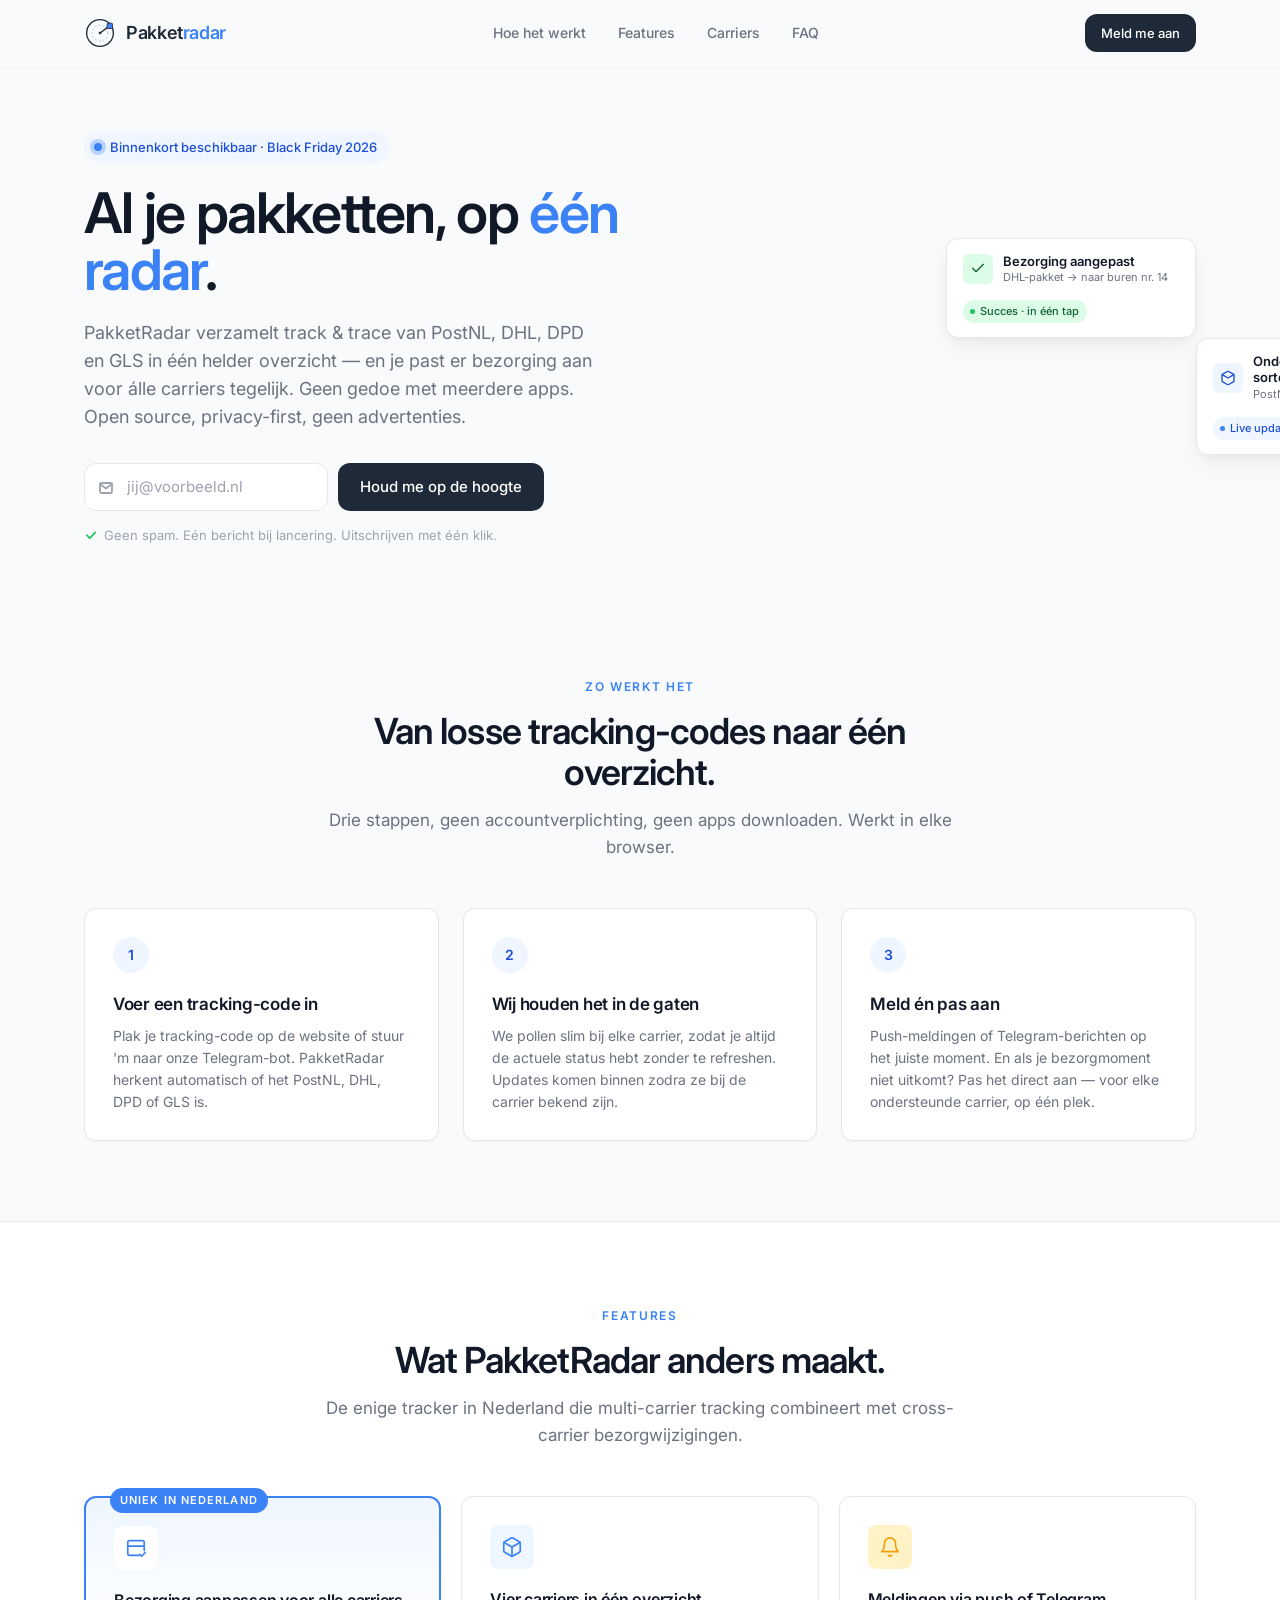
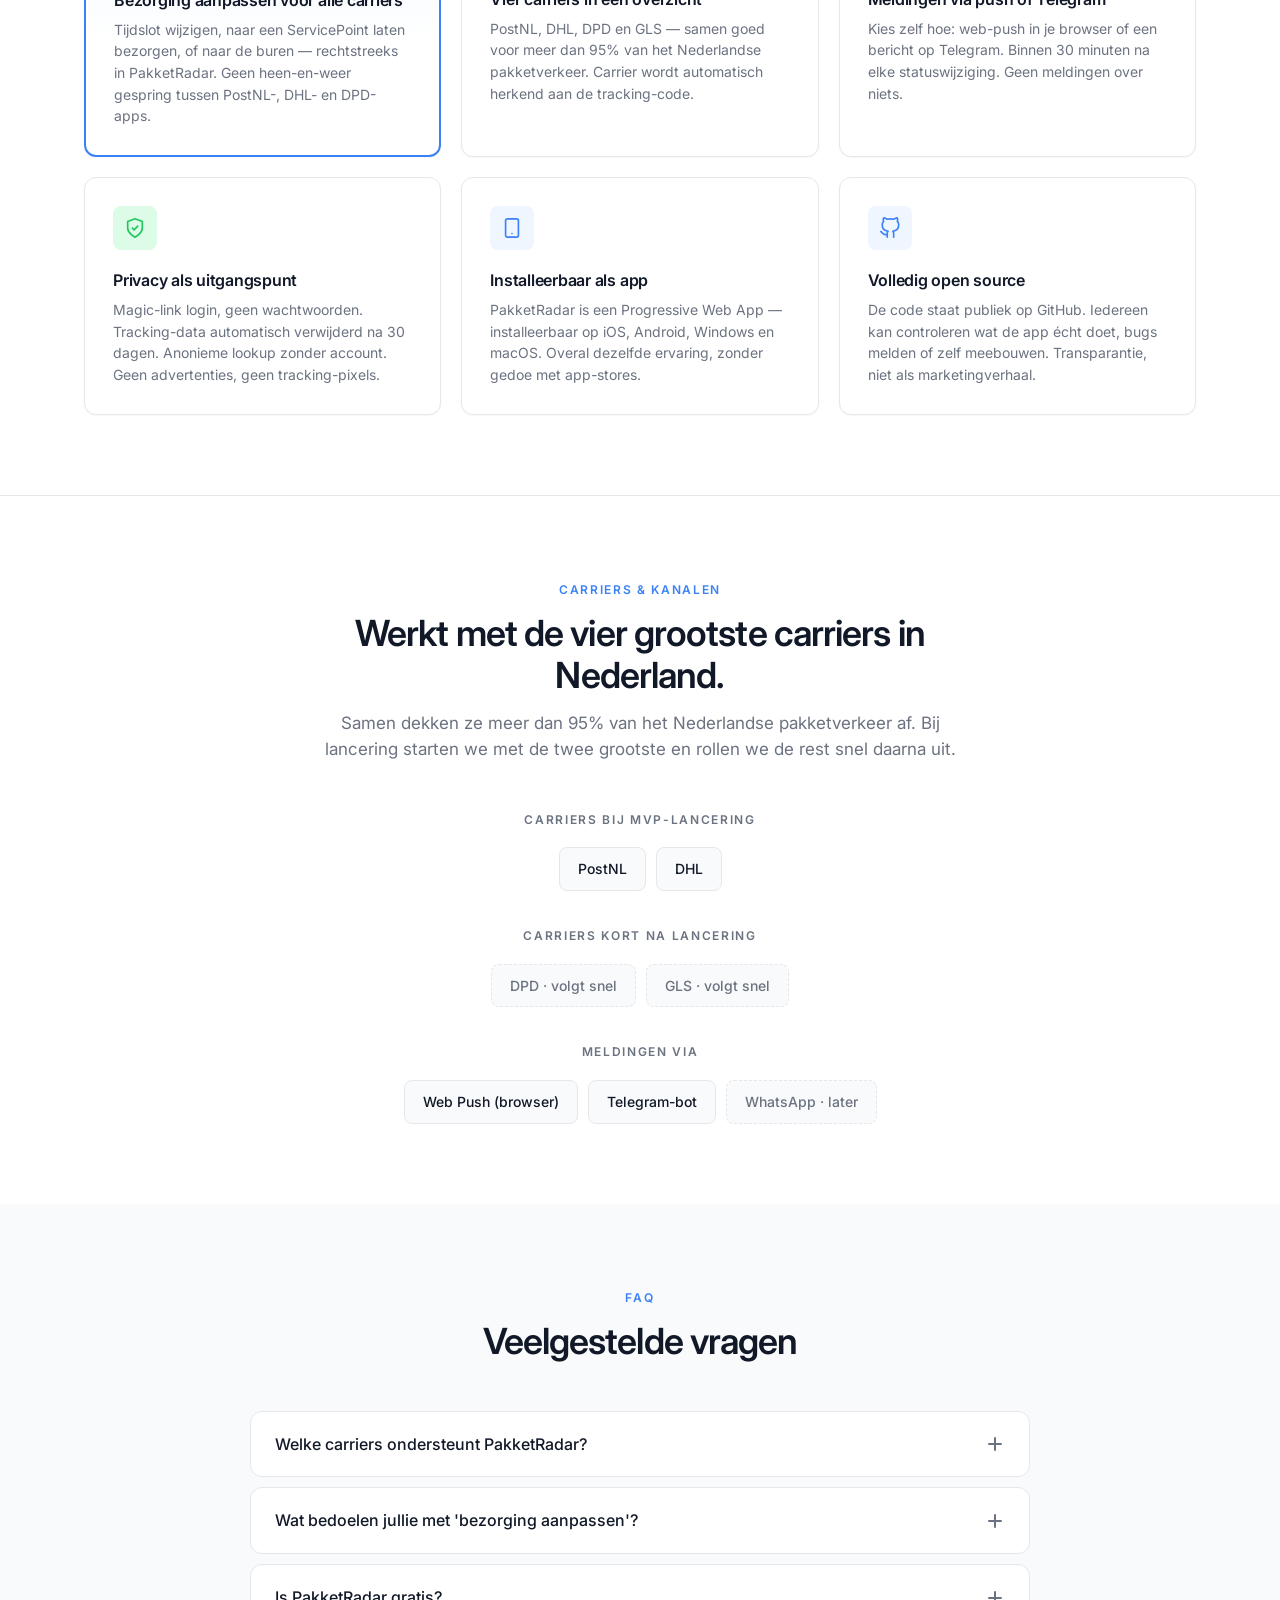
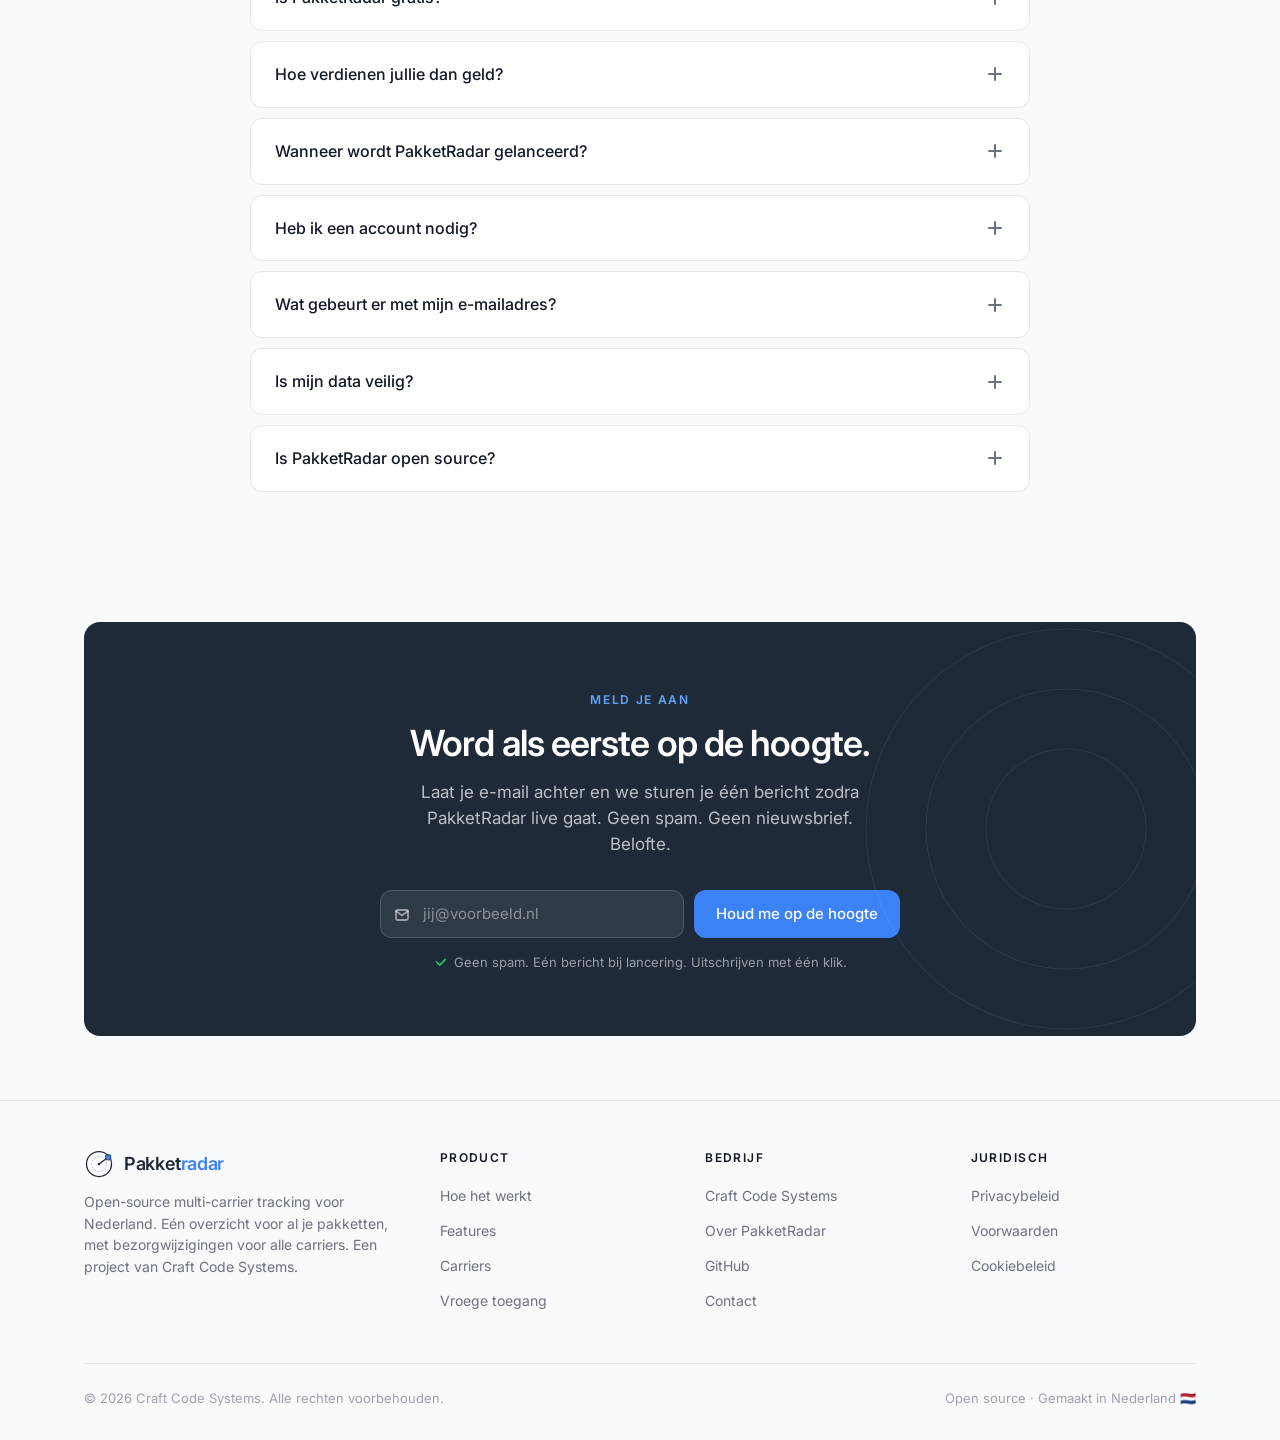
<file: index.html>
<!DOCTYPE html>
<html lang="nl">
<head>
  <meta charset="UTF-8"/>
  <meta name="viewport" content="width=device-width, initial-scale=1.0"/>

  <!-- ===== Primary SEO ===== -->
  <title>PakketRadar — Al je pakketten op één plek | Binnenkort beschikbaar</title>
  <meta name="description" content="PakketRadar verzamelt track &amp; trace van PostNL, DHL, DPD en GLS in één helder overzicht. Pas bezorging aan voor álle carriers, krijg slimme meldingen via push of Telegram, privacy-first. Binnenkort beschikbaar — laat je e-mail achter voor vroege toegang."/>
  <meta name="keywords" content="pakket volgen, track and trace, pakketten volgen, PostNL tracking, DHL tracking, DPD tracking, GLS tracking, multi-carrier, pakket tracker, bezorging aanpassen, bezorgmelding, ServicePoint, open source, Nederland"/>
  <meta name="author" content="PakketRadar"/>
  <meta name="robots" content="index, follow, max-image-preview:large"/>
  <meta name="googlebot" content="index, follow"/>
  <link rel="canonical" href="https://mijnpakketradar.nl/"/>

  <!-- ===== Open Graph ===== -->
  <meta property="og:type" content="website"/>
  <meta property="og:site_name" content="PakketRadar"/>
  <meta property="og:locale" content="nl_NL"/>
  <meta property="og:url" content="https://mijnpakketradar.nl/"/>
  <meta property="og:title" content="PakketRadar — Al je pakketten op één plek"/>
  <meta property="og:description" content="Eén helder overzicht voor PostNL-, DHL-, DPD- en GLS-zendingen. Pas bezorging aan zonder van app te wisselen. Meld je aan voor vroege toegang."/>
  <meta property="og:image" content="https://mijnpakketradar.nl/og-image.png"/>
  <meta property="og:image:width" content="1200"/>
  <meta property="og:image:height" content="630"/>
  <meta property="og:image:alt" content="PakketRadar — Al je pakketten op één radar"/>

  <!-- ===== Twitter Card ===== -->
  <meta name="twitter:card" content="summary_large_image"/>
  <meta name="twitter:title" content="PakketRadar — Al je pakketten op één plek"/>
  <meta name="twitter:description" content="Eén helder overzicht voor PostNL, DHL, DPD en GLS. Bezorging aanpassen voor alle carriers. Binnenkort beschikbaar."/>
  <meta name="twitter:image" content="https://mijnpakketradar.nl/og-image.png"/>

  <!-- ===== Theme & PWA ===== -->
  <meta name="theme-color" content="#1E2A38"/>
  <meta name="application-name" content="PakketRadar"/>
  <meta name="apple-mobile-web-app-title" content="PakketRadar"/>
  <meta name="apple-mobile-web-app-capable" content="yes"/>
  <meta name="apple-mobile-web-app-status-bar-style" content="default"/>
  <link rel="manifest" href="/manifest.json"/>

  <!-- ===== Favicons ===== -->
  <link rel="icon" type="image/svg+xml" href="data:image/svg+xml,%3Csvg xmlns='http://www.w3.org/2000/svg' viewBox='0 0 36 36'%3E%3Ccircle cx='18' cy='18' r='15' fill='none' stroke='%231E2A38' stroke-width='2'/%3E%3Ccircle cx='18' cy='18' r='9' fill='none' stroke='%231E2A38' stroke-width='1' stroke-dasharray='2 2.5' opacity='0.4'/%3E%3Cpath d='M18 18 L29 10' stroke='%231E2A38' stroke-width='2' stroke-linecap='round'/%3E%3Crect x='26' y='7' width='6' height='6' rx='1' fill='%233B82F6' stroke='%231E2A38' stroke-width='1'/%3E%3Ccircle cx='18' cy='18' r='1.5' fill='%231E2A38'/%3E%3C/svg%3E"/>
  <link rel="icon" type="image/png" sizes="32x32" href="/favicon-32x32.png"/>
  <link rel="icon" type="image/png" sizes="16x16" href="/favicon-16x16.png"/>
  <link rel="apple-touch-icon" sizes="180x180" href="/apple-touch-icon.png"/>

  <!-- ===== Fonts (preconnect for speed) ===== -->
  <link rel="preconnect" href="https://fonts.googleapis.com"/>
  <link rel="preconnect" href="https://fonts.gstatic.com" crossorigin/>
  <link href="https://fonts.googleapis.com/css2?family=Inter:wght@400;500;600;700&display=swap" rel="stylesheet"/>

  <!-- ===== Structured Data: Organization ===== -->
  <script type="application/ld+json">
  {
    "@context": "https://schema.org",
    "@type": "Organization",
    "name": "PakketRadar",
    "url": "https://mijnpakketradar.nl",
    "logo": "https://mijnpakketradar.nl/logo.png",
    "description": "Open-source multi-carrier pakketten-tracker voor Nederland. Volg al je zendingen van PostNL, DHL, DPD en GLS in één helder overzicht, en pas bezorging aan zonder van app te wisselen.",
    "foundingDate": "2026",
    "areaServed": {
      "@type": "Country",
      "name": "Nederland"
    },
    "contactPoint": {
      "@type": "ContactPoint",
      "email": "hallo@mijnpakketradar.nl",
      "contactType": "customer support",
      "areaServed": "NL",
      "availableLanguage": ["Dutch", "English"]
    },
    "parentOrganization": {
      "@type": "Organization",
      "name": "Craft Code Systems",
      "url": "https://ccsys.nl"
    }
  }
  </script>

  <!-- ===== Structured Data: WebSite ===== -->
  <script type="application/ld+json">
  {
    "@context": "https://schema.org",
    "@type": "WebSite",
    "name": "PakketRadar",
    "url": "https://mijnpakketradar.nl",
    "inLanguage": "nl-NL",
    "description": "Al je pakketten op één plek. Multi-carrier tracking voor PostNL, DHL, DPD en GLS, met cross-carrier bezorgwijzigingen."
  }
  </script>

  <!-- ===== Structured Data: SoftwareApplication ===== -->
  <script type="application/ld+json">
  {
    "@context": "https://schema.org",
    "@type": "SoftwareApplication",
    "name": "PakketRadar",
    "operatingSystem": "Web, iOS, Android, Windows, macOS",
    "applicationCategory": "UtilitiesApplication",
    "description": "Open-source PWA die track &amp; trace van PostNL, DHL, DPD en GLS verzamelt in één overzicht. Pas bezorging aan voor alle carriers, ontvang meldingen via push of Telegram.",
    "offers": {
      "@type": "Offer",
      "price": "0",
      "priceCurrency": "EUR",
      "availability": "https://schema.org/PreOrder",
      "availabilityStarts": "2026-11-01"
    },
    "inLanguage": "nl-NL",
    "url": "https://mijnpakketradar.nl"
  }
  </script>

  <!-- ===== Structured Data: FAQPage (mirrors visible DOM) ===== -->
  <script type="application/ld+json">
  {
    "@context": "https://schema.org",
    "@type": "FAQPage",
    "mainEntity": [
      {
        "@type": "Question",
        "name": "Welke carriers ondersteunt PakketRadar?",
        "acceptedAnswer": {
          "@type": "Answer",
          "text": "PakketRadar ondersteunt de vier grootste carriers in Nederland: PostNL, DHL, DPD en GLS. Samen goed voor meer dan 95% van het Nederlandse pakketverkeer. Bij lancering starten we met PostNL en DHL; DPD en GLS volgen binnen enkele weken."
        }
      },
      {
        "@type": "Question",
        "name": "Wat bedoelen jullie met 'bezorging aanpassen'?",
        "acceptedAnswer": {
          "@type": "Answer",
          "text": "Je kunt voor DHL-, PostNL- en DPD-zendingen het bezorgmoment wijzigen, laten afleveren bij een ServicePoint, of naar buren laten brengen — rechtstreeks vanuit PakketRadar, zonder van app te wisselen. Voor GLS verwijzen we door naar de aanpasfunctie van de carrier zelf, omdat zij geen externe modificatie-API aanbieden."
        }
      },
      {
        "@type": "Question",
        "name": "Is PakketRadar gratis?",
        "acceptedAnswer": {
          "@type": "Answer",
          "text": "Ja. De consumenten-app is en blijft gratis, zonder advertenties en zonder doorverkoop van persoonsgegevens. Je hebt niet eens een account nodig — een losse tracking-code opzoeken kan anoniem."
        }
      },
      {
        "@type": "Question",
        "name": "Hoe verdienen jullie dan geld?",
        "acceptedAnswer": {
          "@type": "Answer",
          "text": "Uit geanonimiseerde, geaggregeerde bezorgstatistieken per postcode-gebied (PC4) die we verkopen aan webshops — denk aan 'hoe vaak levert carrier X in gebied 4021 de eerste keer succesvol af'. Er worden nooit individuele pakketten, adressen of persoonsgegevens gedeeld. Pas als een gebied minstens 50 pakketten heeft wordt er een datapunt vrijgegeven, met extra ruis erbovenop voor privacybescherming. Dit model heet 'Strava Metro': het gebruiksplatform is gratis, de geaggregeerde inzichten zijn het product."
        }
      },
      {
        "@type": "Question",
        "name": "Wanneer wordt PakketRadar gelanceerd?",
        "acceptedAnswer": {
          "@type": "Answer",
          "text": "We mikken op lancering vóór Black Friday 2026 (eind november). We starten met 100 beta-gebruikers en rollen daarna in fases uit. Laat je e-mailadres achter om als eerste een uitnodiging te ontvangen."
        }
      },
      {
        "@type": "Question",
        "name": "Heb ik een account nodig?",
        "acceptedAnswer": {
          "@type": "Answer",
          "text": "Nee. Een losse tracking-code opzoeken kan zonder account, volledig anoniem. Wil je meerdere pakketten tegelijk volgen of pushmeldingen krijgen? Dan maak je een account aan met alleen je e-mailadres — geen wachtwoord. Inloggen gaat via een magic link in je mail."
        }
      },
      {
        "@type": "Question",
        "name": "Wat gebeurt er met mijn e-mailadres?",
        "acceptedAnswer": {
          "@type": "Answer",
          "text": "We gebruiken je e-mailadres alleen om je bij lancering één keer te berichten. Geen nieuwsbrief, geen marketing, geen doorverkoop aan derden. Je kunt je altijd met één klik uitschrijven."
        }
      },
      {
        "@type": "Question",
        "name": "Is mijn data veilig?",
        "acceptedAnswer": {
          "@type": "Answer",
          "text": "Ja. We slaan zo min mogelijk op. Geen wachtwoorden, alleen magic-link authenticatie. Tracking-data wordt automatisch na 30 dagen verwijderd. Volledige adressen slaan we niet op — alleen het 4-cijferig postcode-gebied, en uitsluitend voor geanonimiseerde statistiek. PakketRadar is open-source, dus iedereen kan de code controleren."
        }
      },
      {
        "@type": "Question",
        "name": "Is PakketRadar open source?",
        "acceptedAnswer": {
          "@type": "Answer",
          "text": "Ja. De volledige broncode wordt gepubliceerd op GitHub onder een open-source licentie. Dat betekent: iedereen kan zien wat de app doet, bugs melden, features voorstellen, of zelf meebouwen. Transparantie is voor ons geen marketing-verhaal, maar een technische beslissing."
        }
      }
    ]
  }
  </script>

  <style>
    :root {
      --pr-primary:        #1E2A38;
      --pr-primary-hover:  #141D26;
      --pr-accent:         #3B82F6;
      --pr-accent-hover:   #2563EB;
      --pr-accent-active:  #1D4ED8;
      --pr-accent-bg:      #EFF6FF;
      --pr-success:        #22C55E;
      --pr-success-bg:     #DCFCE7;
      --pr-success-text:   #166534;
      --pr-warning:        #F59E0B;
      --pr-warning-bg:     #FEF3C7;
      --pr-warning-text:   #92400E;
      --pr-error:          #EF4444;
      --pr-error-bg:       #FEE2E2;
      --pr-bg:             #F9FAFB;
      --pr-card:           #FFFFFF;
      --pr-border:         #E5E7EB;
      --pr-border-subtle:  #F3F4F6;
      --pr-text:           #111827;
      --pr-text-muted:     #6B7280;
      --pr-text-subtle:    #9CA3AF;
      --pr-radius-sm: 8px;
      --pr-radius-md: 12px;
      --pr-radius-lg: 16px;
      --pr-radius-xl: 20px;
      --pr-shadow-sm: 0 1px 2px rgba(16, 24, 40, 0.04);
      --pr-shadow-md: 0 1px 3px rgba(16, 24, 40, 0.06), 0 1px 2px rgba(16, 24, 40, 0.04);
      --pr-shadow-lg: 0 10px 25px -5px rgba(16, 24, 40, 0.08), 0 4px 10px -4px rgba(16, 24, 40, 0.05);
    }

    * { box-sizing: border-box; margin: 0; padding: 0; }
    html { scroll-behavior: smooth; }
    html, body {
      background: var(--pr-bg);
      color: var(--pr-text);
      font-family: 'Inter', system-ui, -apple-system, sans-serif;
      font-size: 16px;
      line-height: 1.55;
      -webkit-font-smoothing: antialiased;
      -moz-osx-font-smoothing: grayscale;
    }
    .tnum { font-variant-numeric: tabular-nums; letter-spacing: 0.01em; }
    a { color: inherit; text-decoration: none; }
    img, svg { display: block; max-width: 100%; }

    .container {
      max-width: 1160px;
      margin: 0 auto;
      padding: 0 24px;
    }

    /* ================ NAV ================ */
    .nav-wrap {
      position: sticky;
      top: 0;
      z-index: 50;
      background: rgba(249, 250, 251, 0.88);
      backdrop-filter: saturate(180%) blur(10px);
      -webkit-backdrop-filter: saturate(180%) blur(10px);
      border-bottom: 1px solid var(--pr-border-subtle);
    }
    .nav {
      display: flex;
      align-items: center;
      justify-content: space-between;
      padding: 14px 0;
    }
    .brand {
      display: flex;
      align-items: center;
      gap: 10px;
      color: var(--pr-primary);
    }
    .wordmark {
      font-size: 18px;
      font-weight: 600;
      letter-spacing: -0.02em;
    }
    .wordmark em { font-style: normal; color: var(--pr-accent); }
    .nav-links { display: flex; gap: 4px; }
    .nav-links a {
      font-size: 14px;
      font-weight: 500;
      color: var(--pr-text-muted);
      padding: 8px 14px;
      border-radius: var(--pr-radius-sm);
      transition: color 0.12s, background 0.12s;
    }
    .nav-links a:hover { color: var(--pr-text); background: var(--pr-card); }

    .btn {
      display: inline-flex;
      align-items: center;
      gap: 8px;
      font-family: inherit;
      font-size: 14px;
      font-weight: 500;
      border: none;
      border-radius: var(--pr-radius-md);
      cursor: pointer;
      transition: background 0.15s, transform 0.08s, box-shadow 0.15s;
      text-decoration: none;
    }
    .btn-primary {
      height: 44px;
      padding: 0 20px;
      background: var(--pr-primary);
      color: #fff;
    }
    .btn-primary:hover { background: var(--pr-primary-hover); }
    .btn-primary:active { transform: translateY(1px); }
    .btn-accent {
      height: 44px;
      padding: 0 22px;
      background: var(--pr-accent);
      color: #fff;
    }
    .btn-accent:hover { background: var(--pr-accent-hover); }
    .btn-sm { height: 38px; padding: 0 16px; font-size: 13px; }

    /* ================ HERO ================ */
    .hero {
      padding: 64px 0 48px;
      position: relative;
      overflow: hidden;
    }
    .hero-grid {
      display: grid;
      grid-template-columns: 1.05fr 1fr;
      gap: 64px;
      align-items: center;
    }
    .hero-text { max-width: 560px; }
    .coming-soon-badge {
      display: inline-flex;
      align-items: center;
      gap: 8px;
      padding: 6px 12px 6px 10px;
      background: var(--pr-accent-bg);
      color: var(--pr-accent-active);
      border-radius: 999px;
      font-size: 13px;
      font-weight: 500;
      margin-bottom: 22px;
    }
    .live-dot {
      width: 8px;
      height: 8px;
      border-radius: 50%;
      background: var(--pr-accent);
      position: relative;
    }
    .live-dot::after {
      content: '';
      position: absolute;
      inset: -4px;
      border-radius: 50%;
      background: var(--pr-accent);
      opacity: 0.3;
      animation: ping 2s ease-out infinite;
    }
    @keyframes ping {
      0% { transform: scale(0.6); opacity: 0.6; }
      100% { transform: scale(2.5); opacity: 0; }
    }

    h1 {
      font-size: clamp(34px, 5.2vw, 56px);
      font-weight: 600;
      letter-spacing: -0.03em;
      line-height: 1.02;
      color: var(--pr-text);
      margin-bottom: 20px;
    }
    h1 em { font-style: normal; color: var(--pr-accent); }

    .hero-sub {
      font-size: 18px;
      line-height: 1.55;
      color: var(--pr-text-muted);
      margin-bottom: 32px;
      max-width: 520px;
    }

    /* ================ EMAIL FORM ================ */
    .email-form {
      display: flex;
      gap: 10px;
      max-width: 460px;
      margin-bottom: 14px;
    }
    .email-form.dark { max-width: 520px; }
    .email-input-wrap { flex: 1; position: relative; }
    .email-input-wrap::before {
      content: '';
      position: absolute;
      left: 14px;
      top: 50%;
      transform: translateY(-50%);
      width: 16px;
      height: 16px;
      background-image: url("data:image/svg+xml,%3Csvg xmlns='http://www.w3.org/2000/svg' width='16' height='16' fill='none' stroke='%239CA3AF' stroke-width='1.8' stroke-linecap='round' stroke-linejoin='round'%3E%3Crect x='2' y='4' width='12' height='10' rx='1.5'/%3E%3Cpath d='m2 5 6 4.5L14 5'/%3E%3C/svg%3E");
      background-repeat: no-repeat;
      pointer-events: none;
    }
    .email-input {
      width: 100%;
      height: 48px;
      padding: 0 16px 0 42px;
      border: 1px solid var(--pr-border);
      border-radius: var(--pr-radius-md);
      background: var(--pr-card);
      font-family: inherit;
      font-size: 15px;
      color: var(--pr-text);
      outline: none;
      transition: border-color 0.15s, box-shadow 0.15s;
    }
    .email-input::placeholder { color: var(--pr-text-subtle); }
    .email-input:focus {
      border-color: var(--pr-accent);
      box-shadow: 0 0 0 3px rgba(59, 130, 246, 0.15);
    }
    .email-submit { height: 48px; font-size: 15px; padding: 0 22px; }
    .honeypot {
      position: absolute;
      left: -9999px;
      width: 1px;
      height: 1px;
      opacity: 0;
      pointer-events: none;
    }

    .trust-line {
      font-size: 13px;
      color: var(--pr-text-subtle);
      display: flex;
      align-items: center;
      gap: 6px;
    }
    .trust-line svg { color: var(--pr-success); flex-shrink: 0; }

    .form-success {
      display: none;
      background: var(--pr-success-bg);
      border: 1px solid #BBF7D0;
      color: var(--pr-success-text);
      padding: 14px 16px;
      border-radius: var(--pr-radius-md);
      font-size: 14px;
      max-width: 460px;
    }
    .form-success.show { display: flex; align-items: center; gap: 10px; }

    /* ================ HERO VISUAL ================ */
    .hero-visual {
      position: relative;
      aspect-ratio: 1 / 1;
      max-width: 520px;
      margin-left: auto;
    }
    .hero-radar {
      position: absolute;
      inset: 0;
      display: flex;
      align-items: center;
      justify-content: center;
    }
    .hero-radar svg { width: 100%; height: 100%; }
    .radar-sweep {
      transform-origin: center;
      animation: sweep 5s linear infinite;
    }
    @keyframes sweep {
      from { transform: rotate(0deg); }
      to { transform: rotate(360deg); }
    }

    .floating-card {
      position: absolute;
      background: var(--pr-card);
      border: 1px solid var(--pr-border);
      border-radius: var(--pr-radius-md);
      padding: 14px 16px;
      box-shadow: var(--pr-shadow-lg);
      width: 260px;
      animation: floaty 6s ease-in-out infinite;
    }
    @keyframes floaty {
      0%, 100% { transform: translateY(0); }
      50% { transform: translateY(-6px); }
    }
    .floating-card.fc-1 { top: 14%; left: -4%; animation-delay: 0s; }
    .floating-card.fc-2 { bottom: 12%; right: -4%; width: 250px; animation-delay: 1.5s; }
    .fc-head {
      display: flex;
      align-items: center;
      gap: 10px;
      margin-bottom: 10px;
    }
    .fc-icon {
      width: 30px;
      height: 30px;
      border-radius: 6px;
      display: flex;
      align-items: center;
      justify-content: center;
      flex-shrink: 0;
    }
    .fc-body { flex: 1; min-width: 0; }
    .fc-title { font-size: 13px; font-weight: 600; color: var(--pr-text); line-height: 1.25; }
    .fc-meta { font-size: 11px; color: var(--pr-text-muted); }
    .fc-badge {
      display: inline-flex;
      align-items: center;
      gap: 5px;
      padding: 3px 8px 3px 7px;
      border-radius: 999px;
      font-size: 11px;
      font-weight: 500;
    }
    .fc-badge-dot { width: 5px; height: 5px; border-radius: 50%; }
    .fc-badge.transit { background: var(--pr-accent-bg); color: var(--pr-accent-active); }
    .fc-badge.transit .fc-badge-dot { background: var(--pr-accent); animation: pulse 1.8s ease-in-out infinite; }
    .fc-badge.updated { background: var(--pr-success-bg); color: var(--pr-success-text); }
    .fc-badge.updated .fc-badge-dot { background: var(--pr-success); }
    @keyframes pulse {
      0%, 100% { opacity: 1; }
      50% { opacity: 0.4; }
    }

    /* ================ SECTION PATTERNS ================ */
    section.block { padding: 80px 0; }
    .section-head {
      text-align: center;
      max-width: 640px;
      margin: 0 auto 48px;
    }
    .section-label {
      display: inline-block;
      font-size: 12px;
      font-weight: 600;
      color: var(--pr-accent);
      text-transform: uppercase;
      letter-spacing: 0.14em;
      margin-bottom: 14px;
    }
    h2 {
      font-size: clamp(26px, 3.5vw, 36px);
      font-weight: 600;
      letter-spacing: -0.025em;
      line-height: 1.15;
      color: var(--pr-text);
      margin-bottom: 14px;
    }
    .section-sub {
      font-size: 17px;
      line-height: 1.55;
      color: var(--pr-text-muted);
    }

    /* ================ HOW IT WORKS ================ */
    .steps {
      display: grid;
      grid-template-columns: repeat(3, 1fr);
      gap: 24px;
    }
    .step-card {
      background: var(--pr-card);
      border: 1px solid var(--pr-border);
      border-radius: var(--pr-radius-md);
      padding: 28px;
      box-shadow: var(--pr-shadow-sm);
    }
    .step-num {
      display: inline-flex;
      align-items: center;
      justify-content: center;
      width: 36px;
      height: 36px;
      border-radius: 50%;
      background: var(--pr-accent-bg);
      color: var(--pr-accent-active);
      font-weight: 600;
      font-size: 14px;
      margin-bottom: 18px;
    }
    .step-title {
      font-size: 17px;
      font-weight: 600;
      letter-spacing: -0.015em;
      margin-bottom: 8px;
    }
    .step-desc {
      font-size: 14px;
      line-height: 1.55;
      color: var(--pr-text-muted);
    }

    /* ================ FEATURES ================ */
    .features {
      display: grid;
      grid-template-columns: repeat(3, 1fr);
      gap: 20px;
    }
    .feature-card {
      padding: 28px;
      background: var(--pr-card);
      border: 1px solid var(--pr-border);
      border-radius: var(--pr-radius-md);
      box-shadow: var(--pr-shadow-sm);
      transition: border-color 0.15s, box-shadow 0.15s;
      position: relative;
    }
    .feature-card:hover {
      border-color: #D1D5DB;
      box-shadow: var(--pr-shadow-md);
    }
    .feature-card.featured {
      border: 2px solid var(--pr-accent);
      background: linear-gradient(180deg, var(--pr-accent-bg) 0%, var(--pr-card) 55%);
    }
    .featured-badge {
      position: absolute;
      top: -10px;
      left: 24px;
      background: var(--pr-accent);
      color: #fff;
      font-size: 11px;
      font-weight: 600;
      text-transform: uppercase;
      letter-spacing: 0.1em;
      padding: 4px 10px;
      border-radius: 999px;
    }
    .feature-icon {
      width: 44px;
      height: 44px;
      border-radius: var(--pr-radius-sm);
      background: var(--pr-accent-bg);
      color: var(--pr-accent);
      display: flex;
      align-items: center;
      justify-content: center;
      margin-bottom: 18px;
    }
    .feature-icon.success { background: var(--pr-success-bg); color: var(--pr-success); }
    .feature-icon.warning { background: var(--pr-warning-bg); color: var(--pr-warning); }
    .feature-icon.white { background: #fff; color: var(--pr-accent); }
    .feature-title {
      font-size: 16px;
      font-weight: 600;
      letter-spacing: -0.015em;
      margin-bottom: 6px;
    }
    .feature-desc {
      font-size: 14px;
      line-height: 1.55;
      color: var(--pr-text-muted);
    }

    /* ================ INTEGRATIONS ================ */
    .integrations { background: var(--pr-card); }
    .integration-group {
      text-align: center;
      margin-bottom: 36px;
    }
    .integration-group:last-child { margin-bottom: 0; }
    .integration-label {
      font-size: 12px;
      font-weight: 600;
      color: var(--pr-text-muted);
      text-transform: uppercase;
      letter-spacing: 0.14em;
      margin-bottom: 18px;
    }
    .integration-row {
      display: flex;
      flex-wrap: wrap;
      gap: 10px;
      justify-content: center;
    }
    .integration-chip {
      padding: 10px 18px;
      background: var(--pr-bg);
      border: 1px solid var(--pr-border);
      border-radius: var(--pr-radius-sm);
      font-size: 14px;
      font-weight: 500;
      color: var(--pr-text);
    }
    .integration-chip.soon {
      color: var(--pr-text-muted);
      border-style: dashed;
    }

    /* ================ FAQ ================ */
    .faq { max-width: 780px; margin: 0 auto; }
    details.faq-item {
      background: var(--pr-card);
      border: 1px solid var(--pr-border);
      border-radius: var(--pr-radius-md);
      margin-bottom: 10px;
      overflow: hidden;
      transition: border-color 0.15s;
    }
    details.faq-item[open] { border-color: #D1D5DB; }
    details.faq-item summary {
      padding: 20px 24px;
      cursor: pointer;
      list-style: none;
      display: flex;
      align-items: center;
      justify-content: space-between;
      gap: 16px;
      font-size: 16px;
      font-weight: 500;
      color: var(--pr-text);
    }
    details.faq-item summary::-webkit-details-marker { display: none; }
    details.faq-item summary::after {
      content: '';
      flex-shrink: 0;
      width: 20px;
      height: 20px;
      background-image: url("data:image/svg+xml,%3Csvg xmlns='http://www.w3.org/2000/svg' width='20' height='20' fill='none' stroke='%236B7280' stroke-width='2' stroke-linecap='round'%3E%3Cpath d='M10 4v12M4 10h12'/%3E%3C/svg%3E");
      background-repeat: no-repeat;
      background-position: center;
      transition: transform 0.2s;
    }
    details.faq-item[open] summary::after {
      background-image: url("data:image/svg+xml,%3Csvg xmlns='http://www.w3.org/2000/svg' width='20' height='20' fill='none' stroke='%236B7280' stroke-width='2' stroke-linecap='round'%3E%3Cpath d='M4 10h12'/%3E%3C/svg%3E");
    }
    details.faq-item .faq-body {
      padding: 0 24px 22px;
      font-size: 15px;
      line-height: 1.6;
      color: var(--pr-text-muted);
    }

    /* ================ DARK CTA ================ */
    .cta-dark {
      background: var(--pr-primary);
      color: #fff;
      border-radius: var(--pr-radius-lg);
      padding: 64px 48px;
      position: relative;
      overflow: hidden;
      text-align: center;
      margin: 40px 0 64px;
    }
    .cta-dark-bg {
      position: absolute;
      right: -80px;
      top: 50%;
      transform: translateY(-50%);
      opacity: 0.08;
      pointer-events: none;
    }
    .cta-dark h2 { color: #fff; max-width: 520px; margin: 0 auto 14px; }
    .cta-dark .section-sub { color: rgba(255, 255, 255, 0.7); max-width: 480px; margin: 0 auto 32px; }
    .cta-dark .email-form { margin: 0 auto 14px; }
    .cta-dark .email-input {
      background: rgba(255, 255, 255, 0.08);
      border-color: rgba(255, 255, 255, 0.16);
      color: #fff;
    }
    .cta-dark .email-input::placeholder { color: rgba(255, 255, 255, 0.45); }
    .cta-dark .email-input:focus {
      border-color: var(--pr-accent);
      background: rgba(255, 255, 255, 0.12);
      box-shadow: 0 0 0 3px rgba(59, 130, 246, 0.3);
    }
    .cta-dark .email-input-wrap::before {
      background-image: url("data:image/svg+xml,%3Csvg xmlns='http://www.w3.org/2000/svg' width='16' height='16' fill='none' stroke='rgba(255,255,255,0.5)' stroke-width='1.8' stroke-linecap='round' stroke-linejoin='round'%3E%3Crect x='2' y='4' width='12' height='10' rx='1.5'/%3E%3Cpath d='m2 5 6 4.5L14 5'/%3E%3C/svg%3E");
    }
    .cta-dark .trust-line { color: rgba(255, 255, 255, 0.55); justify-content: center; }
    .cta-dark .form-success {
      background: rgba(34, 197, 94, 0.15);
      border-color: rgba(34, 197, 94, 0.3);
      color: #86EFAC;
      margin: 0 auto;
    }

    /* ================ FOOTER ================ */
    footer.site-footer {
      background: var(--pr-bg);
      border-top: 1px solid var(--pr-border);
      padding: 48px 0 32px;
    }
    .footer-grid {
      display: grid;
      grid-template-columns: 1.4fr 1fr 1fr 1fr;
      gap: 40px;
      margin-bottom: 40px;
    }
    .footer-brand { max-width: 320px; }
    .footer-brand p {
      font-size: 14px;
      color: var(--pr-text-muted);
      margin-top: 12px;
      line-height: 1.55;
    }
    .footer-col h3 {
      font-size: 12px;
      font-weight: 600;
      color: var(--pr-text);
      text-transform: uppercase;
      letter-spacing: 0.12em;
      margin-bottom: 16px;
    }
    .footer-col ul { list-style: none; }
    .footer-col li { margin-bottom: 10px; }
    .footer-col a {
      font-size: 14px;
      color: var(--pr-text-muted);
      transition: color 0.12s;
    }
    .footer-col a:hover { color: var(--pr-text); }

    .footer-bottom {
      padding-top: 24px;
      border-top: 1px solid var(--pr-border);
      display: flex;
      justify-content: space-between;
      align-items: center;
      font-size: 13px;
      color: var(--pr-text-subtle);
      flex-wrap: wrap;
      gap: 12px;
    }

    /* ================ RESPONSIVE ================ */
    @media (max-width: 900px) {
      .hero-grid { grid-template-columns: 1fr; gap: 48px; }
      .hero-visual { max-width: 380px; margin: 0 auto; }
      .steps, .features { grid-template-columns: 1fr; }
      .footer-grid { grid-template-columns: 1fr 1fr; gap: 32px; }
      .footer-brand { grid-column: 1 / -1; }
      .nav-links { display: none; }
    }
    @media (max-width: 560px) {
      section.block { padding: 56px 0; }
      .hero { padding: 40px 0 32px; }
      .email-form { flex-direction: column; }
      .email-submit { width: 100%; }
      .cta-dark { padding: 44px 24px; }
      .footer-grid { grid-template-columns: 1fr; }
      .floating-card { width: 220px; }
      .floating-card.fc-1 { left: 0; }
      .floating-card.fc-2 { right: 0; width: 220px; }
    }

    @media (prefers-reduced-motion: reduce) {
      *, *::before, *::after {
        animation-duration: 0.01ms !important;
        transition-duration: 0.01ms !important;
      }
      html { scroll-behavior: auto; }
    }

    :focus-visible {
      outline: 2px solid var(--pr-accent);
      outline-offset: 2px;
    }
    button:focus-visible, a:focus-visible { outline-offset: 3px; }
    .email-input:focus-visible { outline: none; }
  </style>
</head>
<body>

<svg width="0" height="0" style="position: absolute;">
  <defs>
    <symbol id="radar-logo" viewBox="0 0 36 36">
      <circle cx="18" cy="18" r="15" fill="none" stroke="currentColor" stroke-width="1.5"/>
      <circle cx="18" cy="18" r="9" fill="none" stroke="currentColor" stroke-width="0.8" stroke-dasharray="2 2.5" opacity="0.4"/>
      <path d="M18 18 L29 10" stroke="currentColor" stroke-width="1.5" stroke-linecap="round"/>
      <rect x="26" y="7" width="6" height="6" rx="1" fill="#3B82F6" stroke="#1E2A38" stroke-width="1"/>
      <circle cx="18" cy="18" r="1.5" fill="currentColor"/>
    </symbol>
  </defs>
</svg>

<!-- ============ NAV ============ -->
<div class="nav-wrap">
  <div class="container">
    <nav class="nav" aria-label="Hoofdnavigatie">
      <a href="#" class="brand" aria-label="PakketRadar — terug naar bovenkant">
        <svg width="32" height="32" aria-hidden="true"><use href="#radar-logo"/></svg>
        <span class="wordmark">Pakket<em>radar</em></span>
      </a>
      <div class="nav-links">
        <a href="#hoe-het-werkt">Hoe het werkt</a>
        <a href="#features">Features</a>
        <a href="#carriers">Carriers</a>
        <a href="#faq">FAQ</a>
      </div>
      <a href="#aanmelden" class="btn btn-primary btn-sm">Meld me aan</a>
    </nav>
  </div>
</div>

<main>

<!-- ============ HERO ============ -->
<section class="hero" aria-labelledby="hero-title">
  <div class="container">
    <div class="hero-grid">

      <div class="hero-text">
        <div class="coming-soon-badge" role="status">
          <span class="live-dot" aria-hidden="true"></span>
          Binnenkort beschikbaar · Black Friday 2026
        </div>

        <h1 id="hero-title">Al je pakketten, op <em>één radar</em>.</h1>

        <p class="hero-sub">
          PakketRadar verzamelt track &amp; trace van PostNL, DHL, DPD en GLS in één helder
          overzicht — en je past er bezorging aan voor álle carriers tegelijk. Geen gedoe met
          meerdere apps. Open source, privacy-first, geen advertenties.
        </p>

        <form class="email-form" id="waitlist-form-hero" action="/api/waitlist" method="POST" novalidate>
          <div class="email-input-wrap">
            <label for="email-hero" class="honeypot">E-mailadres</label>
            <input
              type="email"
              id="email-hero"
              name="email"
              class="email-input"
              placeholder="jij@voorbeeld.nl"
              required
              autocomplete="email"
              aria-label="E-mailadres voor vroege toegang"
            />
          </div>
          <input type="text" name="website" class="honeypot" tabindex="-1" autocomplete="off" aria-hidden="true"/>
          <button type="submit" class="btn btn-primary email-submit">
            Houd me op de hoogte
          </button>
        </form>

        <p class="trust-line">
          <svg width="14" height="14" viewBox="0 0 16 16" fill="none" stroke="currentColor" stroke-width="2" stroke-linecap="round" stroke-linejoin="round" aria-hidden="true">
            <polyline points="3 8 6.5 11.5 13 5"/>
          </svg>
          Geen spam. Eén bericht bij lancering. Uitschrijven met één klik.
        </p>

        <div class="form-success" id="success-hero" role="status" aria-live="polite">
          <svg width="18" height="18" viewBox="0 0 20 20" fill="none" stroke="currentColor" stroke-width="2" stroke-linecap="round" stroke-linejoin="round" aria-hidden="true">
            <polyline points="4 10 8.5 14.5 16 6"/>
          </svg>
          <span>Gelukt! We sturen je een bericht zodra we live gaan.</span>
        </div>
      </div>

      <div class="hero-visual" aria-hidden="true">
        <div class="hero-radar">
          <svg viewBox="0 0 500 500">
            <circle cx="250" cy="250" r="230" fill="none" stroke="#1E2A38" stroke-width="1" opacity="0.12"/>
            <circle cx="250" cy="250" r="170" fill="none" stroke="#1E2A38" stroke-width="1" opacity="0.14"/>
            <circle cx="250" cy="250" r="110" fill="none" stroke="#1E2A38" stroke-width="1" opacity="0.16"/>
            <circle cx="250" cy="250" r="55"  fill="none" stroke="#1E2A38" stroke-width="1" opacity="0.2"/>
            <line x1="20" y1="250" x2="480" y2="250" stroke="#1E2A38" stroke-width="1" opacity="0.08"/>
            <line x1="250" y1="20" x2="250" y2="480" stroke="#1E2A38" stroke-width="1" opacity="0.08"/>

            <g class="radar-sweep" style="transform-origin: 250px 250px;">
              <defs>
                <linearGradient id="sweepGrad" x1="0%" y1="0%" x2="100%" y2="0%">
                  <stop offset="0%" stop-color="#3B82F6" stop-opacity="0"/>
                  <stop offset="100%" stop-color="#3B82F6" stop-opacity="0.35"/>
                </linearGradient>
              </defs>
              <path d="M 250 250 L 250 20 A 230 230 0 0 1 480 250 Z" fill="url(#sweepGrad)"/>
              <line x1="250" y1="250" x2="250" y2="20" stroke="#3B82F6" stroke-width="2"/>
            </g>

            <circle cx="250" cy="250" r="3" fill="#1E2A38"/>
            <rect x="366" y="132" width="10" height="10" rx="1.5" fill="#3B82F6" stroke="#1E2A38" stroke-width="1.5"/>
            <rect x="148" y="320" width="8" height="8" rx="1" fill="none" stroke="#1E2A38" stroke-width="1.2" opacity="0.5"/>
            <rect x="320" y="380" width="8" height="8" rx="1" fill="none" stroke="#1E2A38" stroke-width="1.2" opacity="0.5"/>
            <rect x="98" y="180" width="7" height="7" rx="1" fill="#22C55E" opacity="0.75"/>
          </svg>
        </div>

        <!-- Floating card 1: tracking update -->
        <div class="floating-card fc-1">
          <div class="fc-head">
            <div class="fc-icon" style="background:#EFF6FF;color:#1D4ED8;">
              <svg width="16" height="16" viewBox="0 0 24 24" fill="none" stroke="currentColor" stroke-width="2" stroke-linecap="round" stroke-linejoin="round">
                <path d="M21 8a2 2 0 0 0-1-1.73l-7-4a2 2 0 0 0-2 0l-7 4A2 2 0 0 0 3 8v8a2 2 0 0 0 1 1.73l7 4a2 2 0 0 0 2 0l7-4A2 2 0 0 0 21 16Z"/>
                <path d="m3.3 7 8.7 5 8.7-5"/>
              </svg>
            </div>
            <div class="fc-body">
              <div class="fc-title">Onderweg naar sorteercentrum</div>
              <div class="fc-meta tnum">PostNL · 3SYZXJ0123456789</div>
            </div>
          </div>
          <span class="fc-badge transit">
            <span class="fc-badge-dot"></span>
            Live update · net binnen
          </span>
        </div>

        <!-- Floating card 2: intervention (the killer feature) -->
        <div class="floating-card fc-2">
          <div class="fc-head">
            <div class="fc-icon" style="background:#DCFCE7;color:#166534;">
              <svg width="16" height="16" viewBox="0 0 24 24" fill="none" stroke="currentColor" stroke-width="2" stroke-linecap="round" stroke-linejoin="round">
                <polyline points="4 11 9 16 20 5"/>
              </svg>
            </div>
            <div class="fc-body">
              <div class="fc-title">Bezorging aangepast</div>
              <div class="fc-meta">DHL-pakket → naar buren nr. 14</div>
            </div>
          </div>
          <span class="fc-badge updated">
            <span class="fc-badge-dot"></span>
            Succes · in één tap
          </span>
        </div>
      </div>

    </div>
  </div>
</section>

<!-- ============ HOW IT WORKS ============ -->
<section id="hoe-het-werkt" class="block" aria-labelledby="how-title">
  <div class="container">
    <div class="section-head">
      <span class="section-label">Zo werkt het</span>
      <h2 id="how-title">Van losse tracking-codes naar één overzicht.</h2>
      <p class="section-sub">
        Drie stappen, geen accountverplichting, geen apps downloaden. Werkt in elke browser.
      </p>
    </div>

    <div class="steps">
      <article class="step-card">
        <div class="step-num">1</div>
        <h3 class="step-title">Voer een tracking-code in</h3>
        <p class="step-desc">
          Plak je tracking-code op de website of stuur 'm naar onze Telegram-bot.
          PakketRadar herkent automatisch of het PostNL, DHL, DPD of GLS is.
        </p>
      </article>

      <article class="step-card">
        <div class="step-num">2</div>
        <h3 class="step-title">Wij houden het in de gaten</h3>
        <p class="step-desc">
          We pollen slim bij elke carrier, zodat je altijd de actuele status hebt zonder te
          refreshen. Updates komen binnen zodra ze bij de carrier bekend zijn.
        </p>
      </article>

      <article class="step-card">
        <div class="step-num">3</div>
        <h3 class="step-title">Meld én pas aan</h3>
        <p class="step-desc">
          Push-meldingen of Telegram-berichten op het juiste moment. En als je bezorgmoment
          niet uitkomt? Pas het direct aan — voor elke ondersteunde carrier, op één plek.
        </p>
      </article>
    </div>
  </div>
</section>

<!-- ============ FEATURES ============ -->
<section id="features" class="block" style="background: var(--pr-card); border-top: 1px solid var(--pr-border); border-bottom: 1px solid var(--pr-border);" aria-labelledby="features-title">
  <div class="container">
    <div class="section-head">
      <span class="section-label">Features</span>
      <h2 id="features-title">Wat PakketRadar anders maakt.</h2>
      <p class="section-sub">
        De enige tracker in Nederland die multi-carrier tracking combineert met
        cross-carrier bezorgwijzigingen.
      </p>
    </div>

    <div class="features">

      <article class="feature-card featured">
        <span class="featured-badge">Uniek in Nederland</span>
        <div class="feature-icon white">
          <svg width="22" height="22" viewBox="0 0 24 24" fill="none" stroke="currentColor" stroke-width="1.8" stroke-linecap="round" stroke-linejoin="round" aria-hidden="true">
            <path d="M21 15V6a2 2 0 0 0-2-2H5a2 2 0 0 0-2 2v12a2 2 0 0 0 2 2h10"/>
            <path d="M3 10h18"/>
            <path d="M16 19l2 2 4-4"/>
          </svg>
        </div>
        <h3 class="feature-title">Bezorging aanpassen voor alle carriers</h3>
        <p class="feature-desc">
          Tijdslot wijzigen, naar een ServicePoint laten bezorgen, of naar de buren —
          rechtstreeks in PakketRadar. Geen heen-en-weer gespring tussen PostNL-, DHL- en
          DPD-apps.
        </p>
      </article>

      <article class="feature-card">
        <div class="feature-icon">
          <svg width="22" height="22" viewBox="0 0 24 24" fill="none" stroke="currentColor" stroke-width="1.8" stroke-linecap="round" stroke-linejoin="round" aria-hidden="true">
            <path d="M21 8a2 2 0 0 0-1-1.73l-7-4a2 2 0 0 0-2 0l-7 4A2 2 0 0 0 3 8v8a2 2 0 0 0 1 1.73l7 4a2 2 0 0 0 2 0l7-4A2 2 0 0 0 21 16Z"/>
            <path d="m3.3 7 8.7 5 8.7-5"/>
            <path d="M12 22V12"/>
          </svg>
        </div>
        <h3 class="feature-title">Vier carriers in één overzicht</h3>
        <p class="feature-desc">
          PostNL, DHL, DPD en GLS — samen goed voor meer dan 95% van het Nederlandse
          pakketverkeer. Carrier wordt automatisch herkend aan de tracking-code.
        </p>
      </article>

      <article class="feature-card">
        <div class="feature-icon warning">
          <svg width="22" height="22" viewBox="0 0 24 24" fill="none" stroke="currentColor" stroke-width="1.8" stroke-linecap="round" stroke-linejoin="round" aria-hidden="true">
            <path d="M6 8a6 6 0 0 1 12 0c0 7 3 9 3 9H3s3-2 3-9"/>
            <path d="M10.3 21a1.94 1.94 0 0 0 3.4 0"/>
          </svg>
        </div>
        <h3 class="feature-title">Meldingen via push of Telegram</h3>
        <p class="feature-desc">
          Kies zelf hoe: web-push in je browser of een bericht op Telegram. Binnen 30
          minuten na elke statuswijziging. Geen meldingen over niets.
        </p>
      </article>

      <article class="feature-card">
        <div class="feature-icon success">
          <svg width="22" height="22" viewBox="0 0 24 24" fill="none" stroke="currentColor" stroke-width="1.8" stroke-linecap="round" stroke-linejoin="round" aria-hidden="true">
            <path d="M12 22s8-4 8-10V5l-8-3-8 3v7c0 6 8 10 8 10z"/>
            <polyline points="9 12 11 14 15 10"/>
          </svg>
        </div>
        <h3 class="feature-title">Privacy als uitgangspunt</h3>
        <p class="feature-desc">
          Magic-link login, geen wachtwoorden. Tracking-data automatisch verwijderd na 30
          dagen. Anonieme lookup zonder account. Geen advertenties, geen tracking-pixels.
        </p>
      </article>

      <article class="feature-card">
        <div class="feature-icon">
          <svg width="22" height="22" viewBox="0 0 24 24" fill="none" stroke="currentColor" stroke-width="1.8" stroke-linecap="round" stroke-linejoin="round" aria-hidden="true">
            <rect x="5" y="2" width="14" height="20" rx="2"/>
            <line x1="12" y1="18" x2="12.01" y2="18"/>
          </svg>
        </div>
        <h3 class="feature-title">Installeerbaar als app</h3>
        <p class="feature-desc">
          PakketRadar is een Progressive Web App — installeerbaar op iOS, Android, Windows en
          macOS. Overal dezelfde ervaring, zonder gedoe met app-stores.
        </p>
      </article>

      <article class="feature-card">
        <div class="feature-icon">
          <svg width="22" height="22" viewBox="0 0 24 24" fill="none" stroke="currentColor" stroke-width="1.8" stroke-linecap="round" stroke-linejoin="round" aria-hidden="true">
            <path d="M9 19c-5 1.5-5-2.5-7-3m14 6v-3.87a3.37 3.37 0 0 0-.94-2.61c3.14-.35 6.44-1.54 6.44-7A5.44 5.44 0 0 0 20 4.77 5.07 5.07 0 0 0 19.91 1S18.73.65 16 2.48a13.38 13.38 0 0 0-7 0C6.27.65 5.09 1 5.09 1A5.07 5.07 0 0 0 5 4.77a5.44 5.44 0 0 0-1.5 3.78c0 5.42 3.3 6.61 6.44 7A3.37 3.37 0 0 0 9 18.13V22"/>
          </svg>
        </div>
        <h3 class="feature-title">Volledig open source</h3>
        <p class="feature-desc">
          De code staat publiek op GitHub. Iedereen kan controleren wat de app écht doet,
          bugs melden of zelf meebouwen. Transparantie, niet als marketingverhaal.
        </p>
      </article>

    </div>
  </div>
</section>

<!-- ============ CARRIERS & NOTIFICATIONS ============ -->
<section id="carriers" class="block integrations" aria-labelledby="car-title">
  <div class="container">
    <div class="section-head">
      <span class="section-label">Carriers &amp; kanalen</span>
      <h2 id="car-title">Werkt met de vier grootste carriers in Nederland.</h2>
      <p class="section-sub">
        Samen dekken ze meer dan 95% van het Nederlandse pakketverkeer af. Bij lancering
        starten we met de twee grootste en rollen we de rest snel daarna uit.
      </p>
    </div>

    <div class="integration-group">
      <div class="integration-label">Carriers bij MVP-lancering</div>
      <div class="integration-row">
        <span class="integration-chip">PostNL</span>
        <span class="integration-chip">DHL</span>
      </div>
    </div>

    <div class="integration-group">
      <div class="integration-label">Carriers kort na lancering</div>
      <div class="integration-row">
        <span class="integration-chip soon">DPD · volgt snel</span>
        <span class="integration-chip soon">GLS · volgt snel</span>
      </div>
    </div>

    <div class="integration-group">
      <div class="integration-label">Meldingen via</div>
      <div class="integration-row">
        <span class="integration-chip">Web Push (browser)</span>
        <span class="integration-chip">Telegram-bot</span>
        <span class="integration-chip soon">WhatsApp · later</span>
      </div>
    </div>
  </div>
</section>

<!-- ============ FAQ ============ -->
<section id="faq" class="block" aria-labelledby="faq-title">
  <div class="container">
    <div class="section-head">
      <span class="section-label">FAQ</span>
      <h2 id="faq-title">Veelgestelde vragen</h2>
    </div>

    <div class="faq">
      <details class="faq-item">
        <summary>Welke carriers ondersteunt PakketRadar?</summary>
        <div class="faq-body">
          PakketRadar ondersteunt de vier grootste carriers in Nederland: PostNL, DHL, DPD en
          GLS. Samen goed voor meer dan 95% van het Nederlandse pakketverkeer. Bij lancering
          starten we met PostNL en DHL; DPD en GLS volgen binnen enkele weken.
        </div>
      </details>

      <details class="faq-item">
        <summary>Wat bedoelen jullie met 'bezorging aanpassen'?</summary>
        <div class="faq-body">
          Je kunt voor DHL-, PostNL- en DPD-zendingen het bezorgmoment wijzigen, laten
          afleveren bij een ServicePoint, of naar buren laten brengen — rechtstreeks vanuit
          PakketRadar, zonder van app te wisselen. Voor GLS verwijzen we door naar de
          aanpasfunctie van de carrier zelf, omdat zij geen externe modificatie-API
          aanbieden.
        </div>
      </details>

      <details class="faq-item">
        <summary>Is PakketRadar gratis?</summary>
        <div class="faq-body">
          Ja. De consumenten-app is en blijft gratis, zonder advertenties en zonder
          doorverkoop van persoonsgegevens. Je hebt niet eens een account nodig — een losse
          tracking-code opzoeken kan anoniem.
        </div>
      </details>

      <details class="faq-item">
        <summary>Hoe verdienen jullie dan geld?</summary>
        <div class="faq-body">
          Uit geanonimiseerde, geaggregeerde bezorgstatistieken per postcode-gebied (PC4)
          die we verkopen aan webshops — denk aan "hoe vaak levert carrier X in gebied 4021
          de eerste keer succesvol af". Er worden nooit individuele pakketten, adressen of
          persoonsgegevens gedeeld. Pas als een gebied minstens 50 pakketten heeft wordt er
          een datapunt vrijgegeven, met extra ruis erbovenop voor privacybescherming. Dit
          model heet "Strava Metro": het gebruiksplatform is gratis, de geaggregeerde
          inzichten zijn het product.
        </div>
      </details>

      <details class="faq-item">
        <summary>Wanneer wordt PakketRadar gelanceerd?</summary>
        <div class="faq-body">
          We mikken op lancering vóór Black Friday 2026 (eind november). We starten met 100
          beta-gebruikers en rollen daarna in fases uit. Laat je e-mailadres achter om als
          eerste een uitnodiging te ontvangen.
        </div>
      </details>

      <details class="faq-item">
        <summary>Heb ik een account nodig?</summary>
        <div class="faq-body">
          Nee. Een losse tracking-code opzoeken kan zonder account, volledig anoniem. Wil je
          meerdere pakketten tegelijk volgen of pushmeldingen krijgen? Dan maak je een
          account aan met alleen je e-mailadres — geen wachtwoord. Inloggen gaat via een
          magic link in je mail.
        </div>
      </details>

      <details class="faq-item">
        <summary>Wat gebeurt er met mijn e-mailadres?</summary>
        <div class="faq-body">
          We gebruiken je e-mailadres alleen om je bij lancering één keer te berichten. Geen
          nieuwsbrief, geen marketing, geen doorverkoop aan derden. Je kunt je altijd met
          één klik uitschrijven.
        </div>
      </details>

      <details class="faq-item">
        <summary>Is mijn data veilig?</summary>
        <div class="faq-body">
          Ja. We slaan zo min mogelijk op. Geen wachtwoorden, alleen magic-link
          authenticatie. Tracking-data wordt automatisch na 30 dagen verwijderd. Volledige
          adressen slaan we niet op — alleen het 4-cijferig postcode-gebied, en uitsluitend
          voor geanonimiseerde statistiek. PakketRadar is open-source, dus iedereen kan de
          code controleren.
        </div>
      </details>

      <details class="faq-item">
        <summary>Is PakketRadar open source?</summary>
        <div class="faq-body">
          Ja. De volledige broncode wordt gepubliceerd op GitHub onder een open-source
          licentie. Dat betekent: iedereen kan zien wat de app doet, bugs melden, features
          voorstellen, of zelf meebouwen. Transparantie is voor ons geen marketing-verhaal,
          maar een technische beslissing.
        </div>
      </details>
    </div>
  </div>
</section>

<!-- ============ FINAL DARK CTA ============ -->
<section id="aanmelden" aria-labelledby="cta-title">
  <div class="container">
    <div class="cta-dark">
      <div class="cta-dark-bg">
        <svg width="420" height="420" viewBox="0 0 420 420" aria-hidden="true">
          <circle cx="210" cy="210" r="200" fill="none" stroke="#fff" stroke-width="1"/>
          <circle cx="210" cy="210" r="140" fill="none" stroke="#fff" stroke-width="1"/>
          <circle cx="210" cy="210" r="80"  fill="none" stroke="#fff" stroke-width="1"/>
        </svg>
      </div>

      <span class="section-label" style="color: #60A5FA;">Meld je aan</span>
      <h2 id="cta-title">Word als eerste op de hoogte.</h2>
      <p class="section-sub">
        Laat je e-mail achter en we sturen je één bericht zodra PakketRadar live gaat.
        Geen spam. Geen nieuwsbrief. Belofte.
      </p>

      <form class="email-form dark" id="waitlist-form-cta" action="/api/waitlist" method="POST" novalidate>
        <div class="email-input-wrap">
          <label for="email-cta" class="honeypot">E-mailadres</label>
          <input
            type="email"
            id="email-cta"
            name="email"
            class="email-input"
            placeholder="jij@voorbeeld.nl"
            required
            autocomplete="email"
            aria-label="E-mailadres voor vroege toegang"
          />
        </div>
        <input type="text" name="website" class="honeypot" tabindex="-1" autocomplete="off" aria-hidden="true"/>
        <button type="submit" class="btn btn-accent email-submit">Houd me op de hoogte</button>
      </form>

      <p class="trust-line" style="justify-content: center;">
        <svg width="14" height="14" viewBox="0 0 16 16" fill="none" stroke="currentColor" stroke-width="2" stroke-linecap="round" stroke-linejoin="round" aria-hidden="true">
          <polyline points="3 8 6.5 11.5 13 5"/>
        </svg>
        Geen spam. Eén bericht bij lancering. Uitschrijven met één klik.
      </p>

      <div class="form-success" id="success-cta" role="status" aria-live="polite">
        <svg width="18" height="18" viewBox="0 0 20 20" fill="none" stroke="currentColor" stroke-width="2" stroke-linecap="round" stroke-linejoin="round" aria-hidden="true">
          <polyline points="4 10 8.5 14.5 16 6"/>
        </svg>
        <span>Gelukt! We sturen je een bericht zodra we live gaan.</span>
      </div>
    </div>
  </div>
</section>

</main>

<!-- ============ FOOTER ============ -->
<footer class="site-footer">
  <div class="container">
    <div class="footer-grid">
      <div class="footer-brand">
        <div class="brand">
          <svg width="30" height="30" aria-hidden="true"><use href="#radar-logo"/></svg>
          <span class="wordmark">Pakket<em>radar</em></span>
        </div>
        <p>Open-source multi-carrier tracking voor Nederland. Eén overzicht voor al je pakketten, met bezorgwijzigingen voor alle carriers. Een project van Craft Code Systems.</p>
      </div>

      <div class="footer-col">
        <h3>Product</h3>
        <ul>
          <li><a href="#hoe-het-werkt">Hoe het werkt</a></li>
          <li><a href="#features">Features</a></li>
          <li><a href="#carriers">Carriers</a></li>
          <li><a href="#aanmelden">Vroege toegang</a></li>
        </ul>
      </div>

      <div class="footer-col">
        <h3>Bedrijf</h3>
        <ul>
          <li><a href="https://ccsys.nl" rel="noopener">Craft Code Systems</a></li>
          <li><a href="/over">Over PakketRadar</a></li>
          <li><a href="https://github.com/Craft-Code-Systems/PakketRadar" rel="noopener">GitHub</a></li>
          <li><a href="/contact">Contact</a></li>
        </ul>
      </div>

      <div class="footer-col">
        <h3>Juridisch</h3>
        <ul>
          <li><a href="/privacy">Privacybeleid</a></li>
          <li><a href="/voorwaarden">Voorwaarden</a></li>
          <li><a href="/cookies">Cookiebeleid</a></li>
        </ul>
      </div>
    </div>

    <div class="footer-bottom">
      <div>© 2026 Craft Code Systems. Alle rechten voorbehouden.</div>
      <div>Open source · Gemaakt in Nederland 🇳🇱</div>
    </div>
  </div>
</footer>

<script>
  (function () {
    const forms = document.querySelectorAll('form.email-form');

    forms.forEach(function (form) {
      form.addEventListener('submit', async function (e) {
        e.preventDefault();

        const email = form.querySelector('input[type="email"]').value.trim();
        const honeypot = form.querySelector('input[name="website"]').value;
        const btn = form.querySelector('button[type="submit"]');
        const successEl = form.parentNode.querySelector('.form-success');

        if (honeypot) return; // silent spam discard

        if (!/^[^\s@]+@[^\s@]+\.[^\s@]+$/.test(email)) {
          const input = form.querySelector('input[type="email"]');
          input.focus();
          input.style.borderColor = 'var(--pr-error)';
          setTimeout(function () { input.style.borderColor = ''; }, 2500);
          return;
        }

        const originalText = btn.textContent;
        btn.textContent = 'Bezig...';
        btn.disabled = true;

        try {
          await new Promise(function (resolve) { return setTimeout(resolve, 700); });

          // Uncomment when backend is live:
          // const res = await fetch(form.action, {
          //   method: 'POST',
          //   headers: { 'Content-Type': 'application/json' },
          //   body: JSON.stringify({ email: email })
          // });
          // if (!res.ok) throw new Error('Netwerkfout');

          form.style.display = 'none';
          if (successEl) successEl.classList.add('show');
        } catch (err) {
          btn.textContent = originalText;
          btn.disabled = false;
          alert('Er ging iets mis. Probeer het over een moment opnieuw.');
        }
      });
    });
  })();
</script>

</body>
</html>
</file>
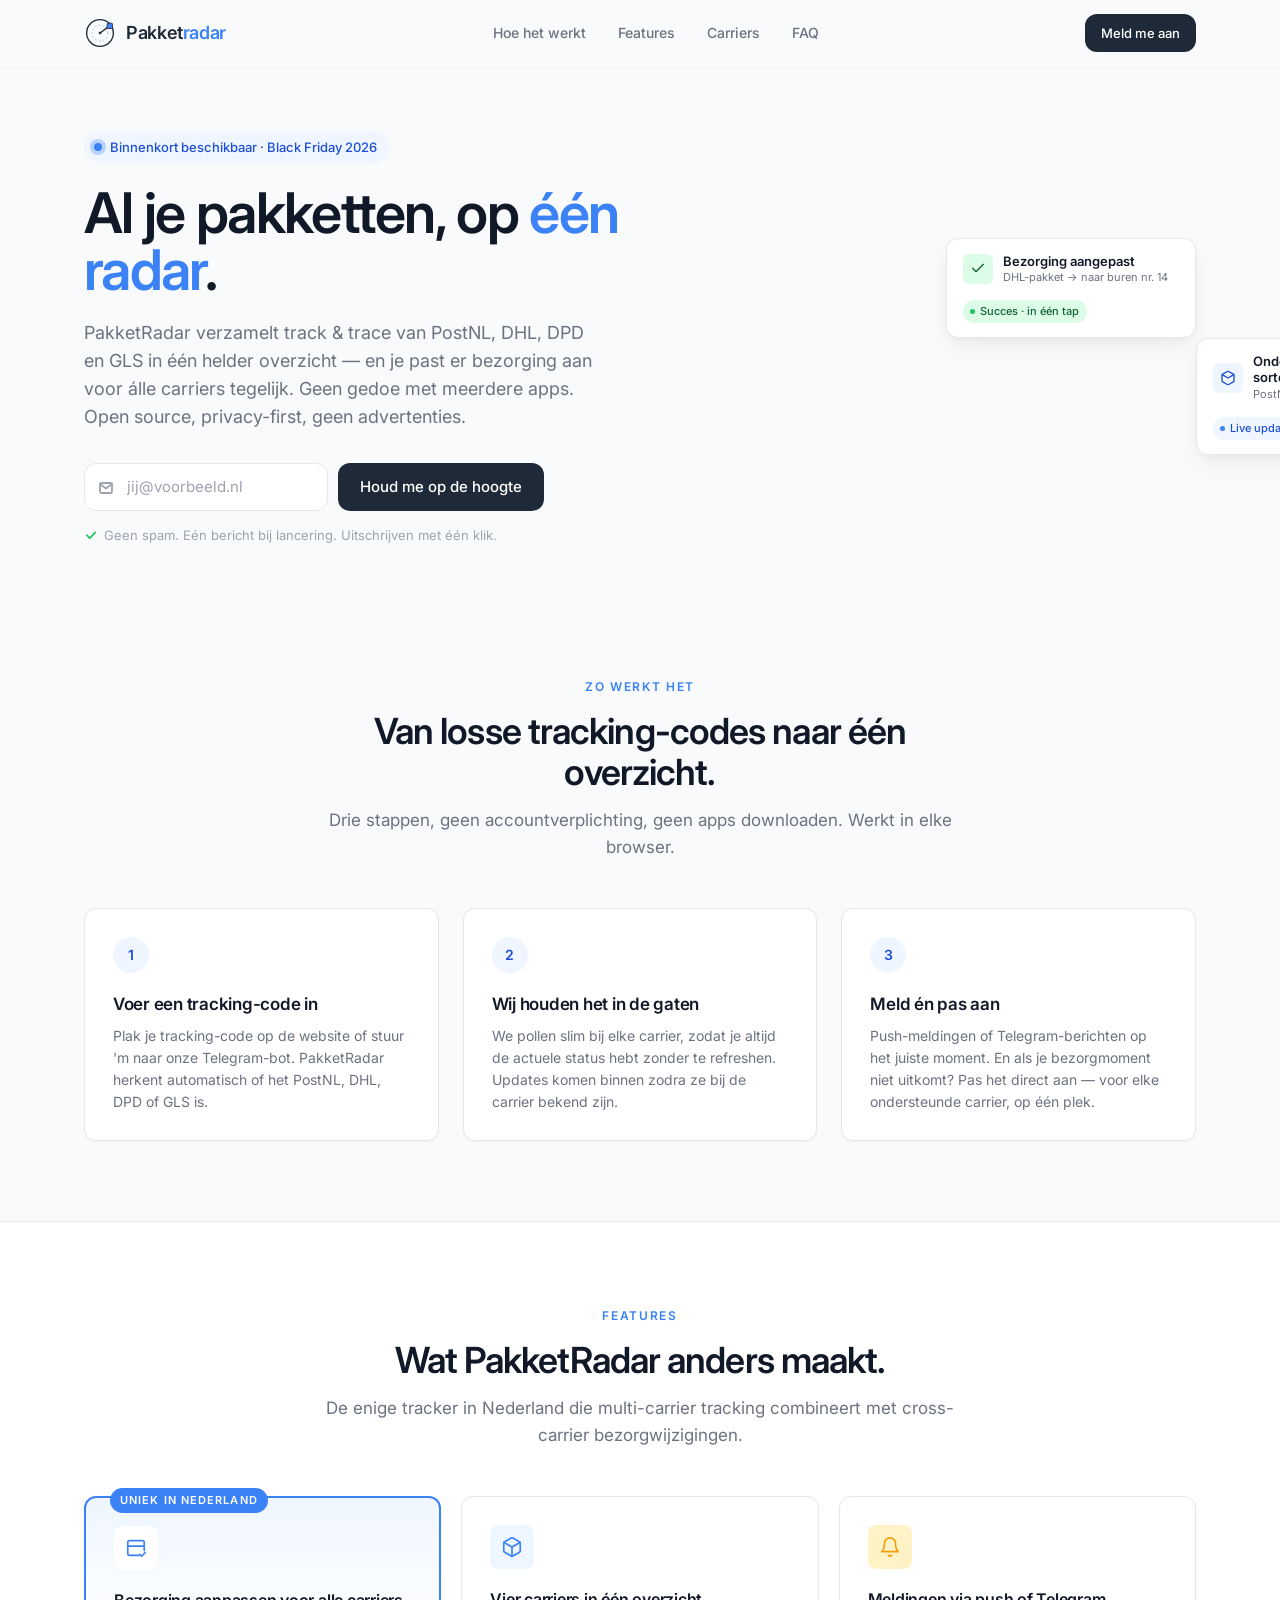
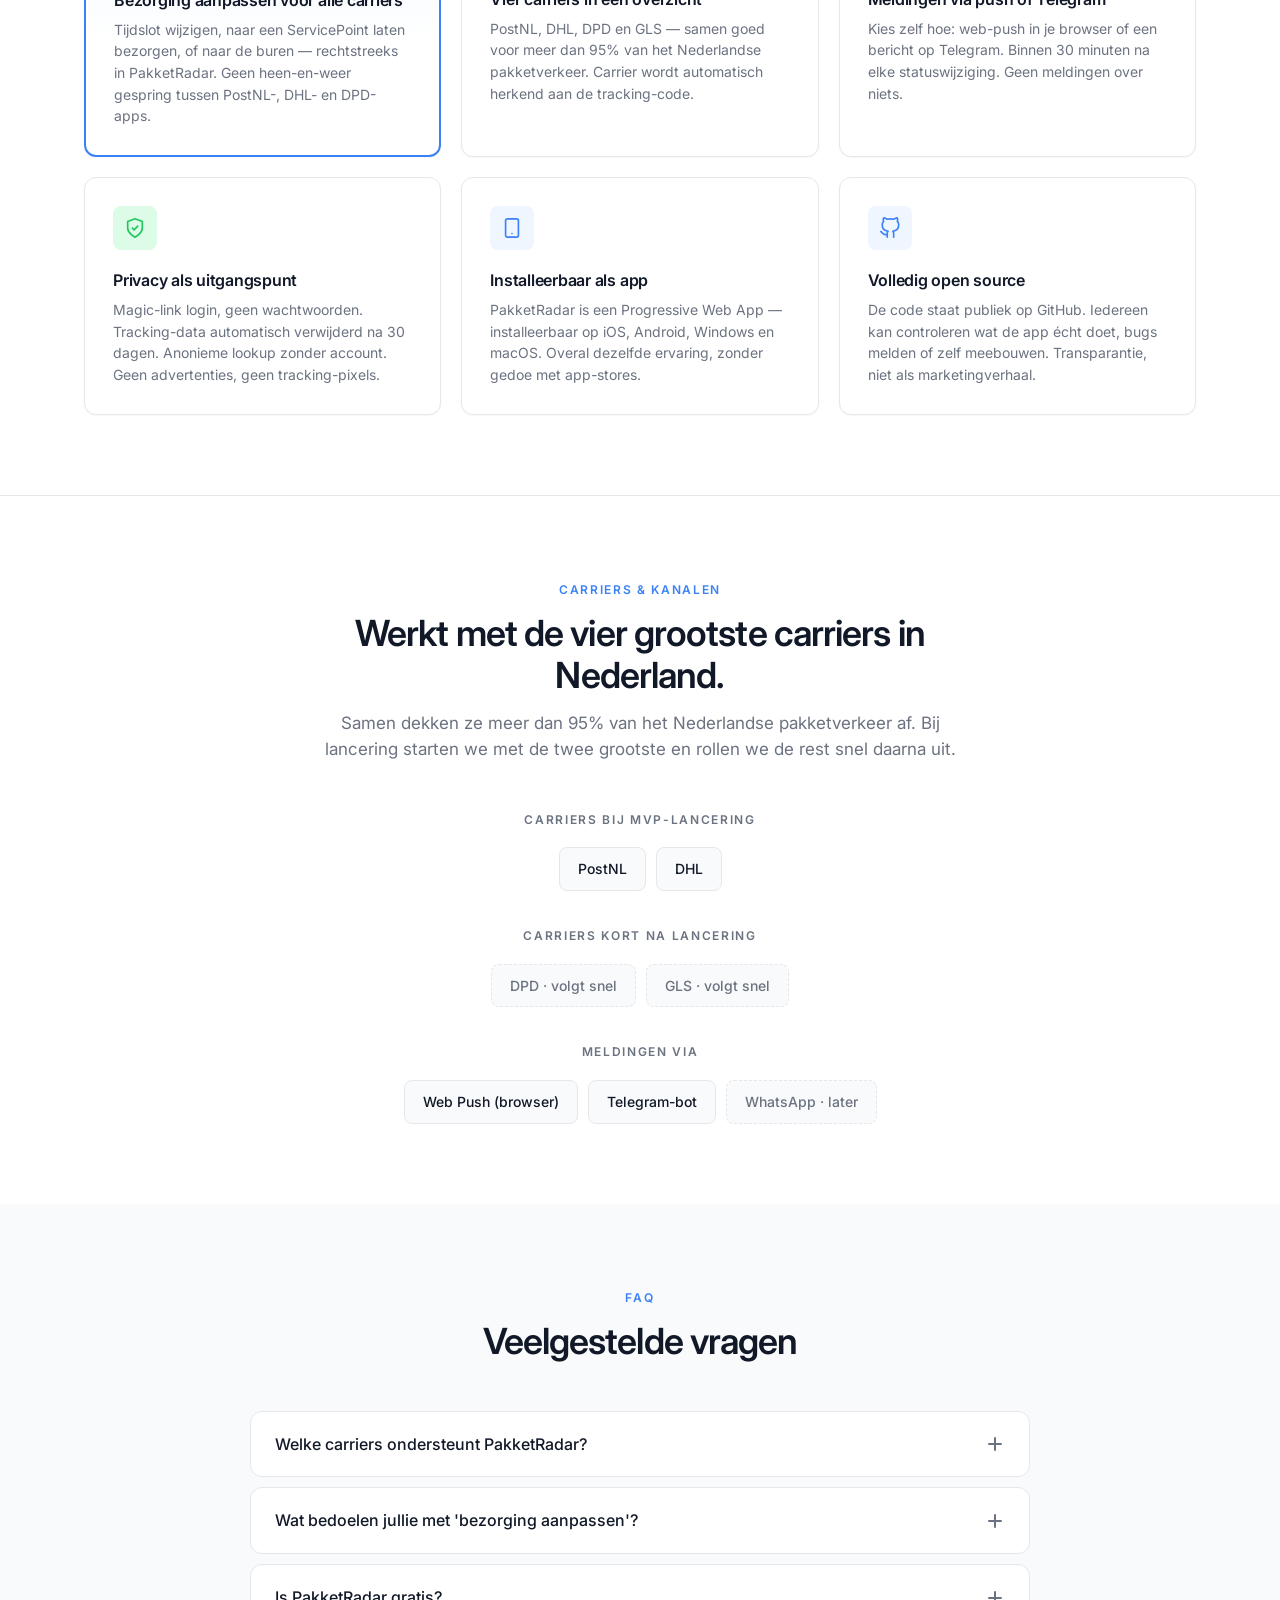
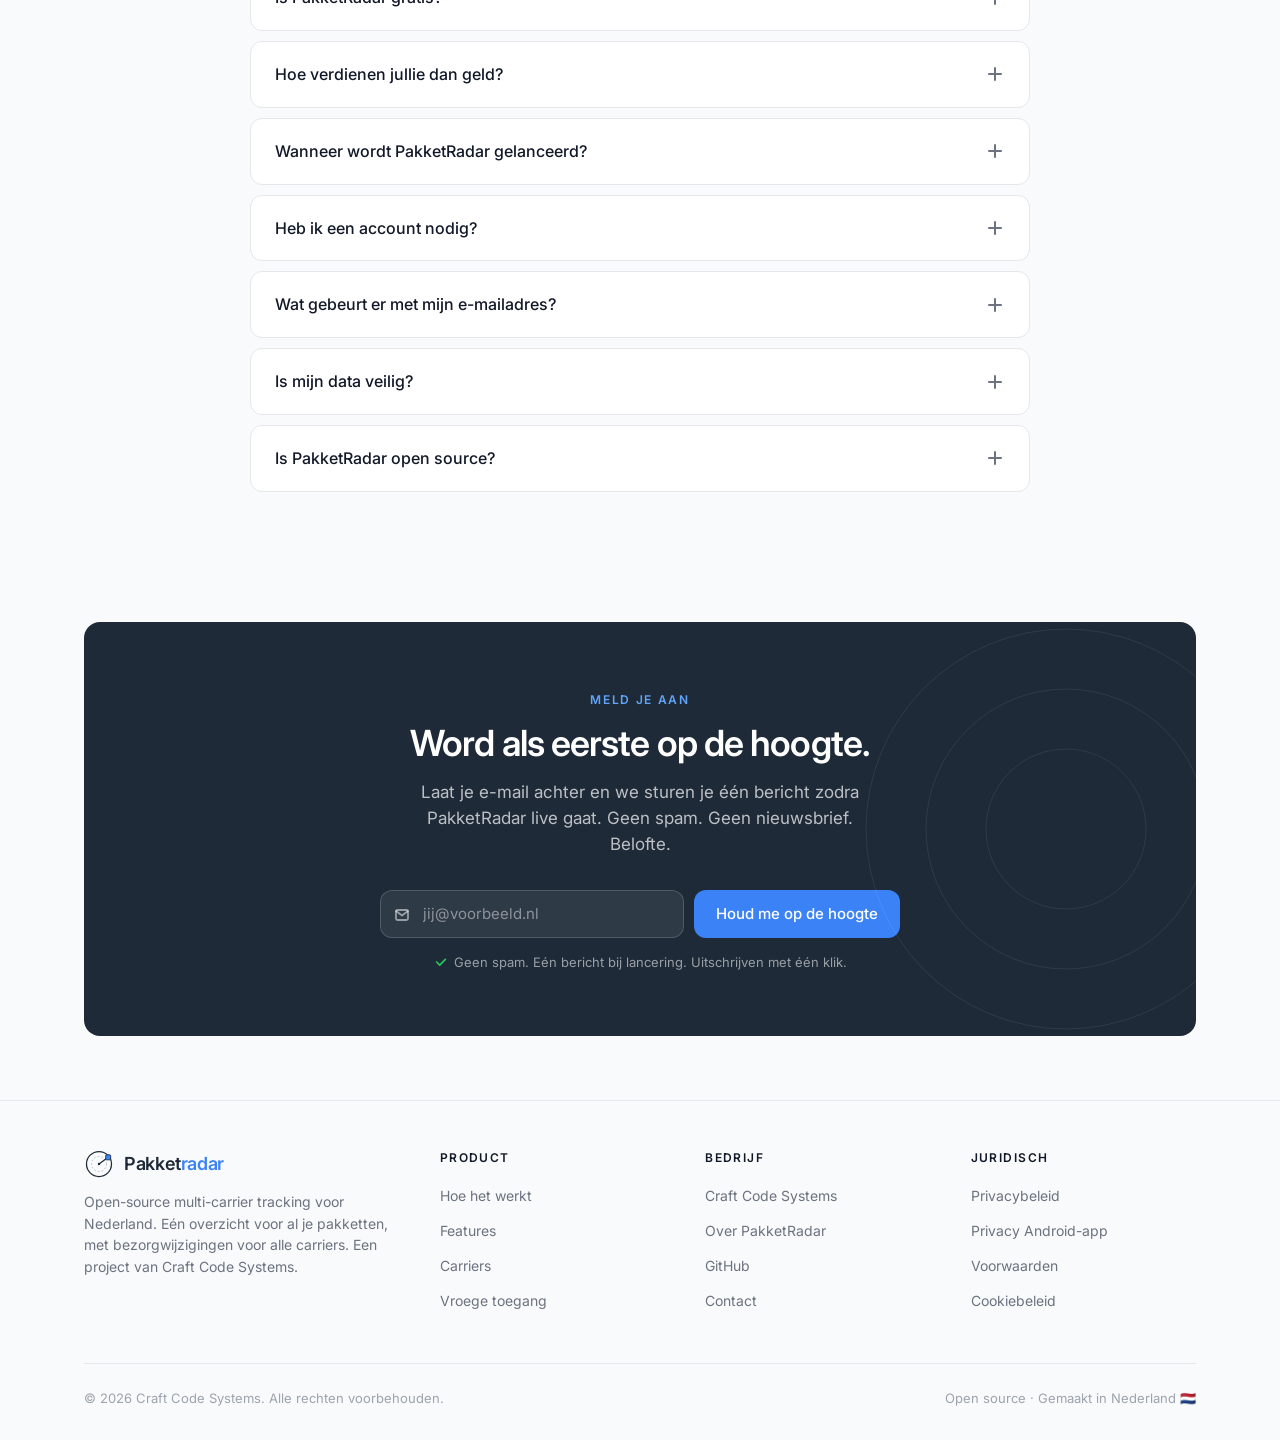
<file: public/index.html>
<!DOCTYPE html>
<html lang="nl">
<head>
  <meta charset="UTF-8"/>
  <meta name="viewport" content="width=device-width, initial-scale=1.0"/>

  <!-- ===== Primary SEO ===== -->
  <title>PakketRadar — Al je pakketten op één plek | Binnenkort beschikbaar</title>
  <meta name="description" content="PakketRadar verzamelt track &amp; trace van PostNL, DHL, DPD en GLS in één helder overzicht. Pas bezorging aan voor álle carriers, krijg slimme meldingen via push of Telegram, privacy-first. Binnenkort beschikbaar — laat je e-mail achter voor vroege toegang."/>
  <meta name="keywords" content="pakket volgen, track and trace, pakketten volgen, PostNL tracking, DHL tracking, DPD tracking, GLS tracking, multi-carrier, pakket tracker, bezorging aanpassen, bezorgmelding, ServicePoint, open source, Nederland"/>
  <meta name="author" content="PakketRadar"/>
  <meta name="robots" content="index, follow, max-image-preview:large"/>
  <meta name="googlebot" content="index, follow"/>
  <link rel="canonical" href="https://mijnpakketradar.nl/"/>

  <!-- ===== Open Graph ===== -->
  <meta property="og:type" content="website"/>
  <meta property="og:site_name" content="PakketRadar"/>
  <meta property="og:locale" content="nl_NL"/>
  <meta property="og:url" content="https://mijnpakketradar.nl/"/>
  <meta property="og:title" content="PakketRadar — Al je pakketten op één plek"/>
  <meta property="og:description" content="Eén helder overzicht voor PostNL-, DHL-, DPD- en GLS-zendingen. Pas bezorging aan zonder van app te wisselen. Meld je aan voor vroege toegang."/>
  <meta property="og:image" content="https://mijnpakketradar.nl/og-image.png"/>
  <meta property="og:image:width" content="1200"/>
  <meta property="og:image:height" content="630"/>
  <meta property="og:image:alt" content="PakketRadar — Al je pakketten op één radar"/>

  <!-- ===== Twitter Card ===== -->
  <meta name="twitter:card" content="summary_large_image"/>
  <meta name="twitter:title" content="PakketRadar — Al je pakketten op één plek"/>
  <meta name="twitter:description" content="Eén helder overzicht voor PostNL, DHL, DPD en GLS. Bezorging aanpassen voor alle carriers. Binnenkort beschikbaar."/>
  <meta name="twitter:image" content="https://mijnpakketradar.nl/og-image.png"/>

  <!-- ===== Theme & PWA ===== -->
  <meta name="theme-color" content="#1E2A38"/>
  <meta name="application-name" content="PakketRadar"/>
  <meta name="apple-mobile-web-app-title" content="PakketRadar"/>
  <meta name="apple-mobile-web-app-capable" content="yes"/>
  <meta name="apple-mobile-web-app-status-bar-style" content="default"/>
  <link rel="manifest" href="/manifest.json"/>

  <!-- ===== Favicons ===== -->
  <link rel="icon" type="image/svg+xml" href="data:image/svg+xml,%3Csvg xmlns='http://www.w3.org/2000/svg' viewBox='0 0 36 36'%3E%3Ccircle cx='18' cy='18' r='15' fill='none' stroke='%231E2A38' stroke-width='2'/%3E%3Ccircle cx='18' cy='18' r='9' fill='none' stroke='%231E2A38' stroke-width='1' stroke-dasharray='2 2.5' opacity='0.4'/%3E%3Cpath d='M18 18 L29 10' stroke='%231E2A38' stroke-width='2' stroke-linecap='round'/%3E%3Crect x='26' y='7' width='6' height='6' rx='1' fill='%233B82F6' stroke='%231E2A38' stroke-width='1'/%3E%3Ccircle cx='18' cy='18' r='1.5' fill='%231E2A38'/%3E%3C/svg%3E"/>
  <!-- <link rel="icon" type="image/png" sizes="32x32" href="/favicon-32x32.png"/>
  <link rel="icon" type="image/png" sizes="16x16" href="/favicon-16x16.png"/>
  <link rel="apple-touch-icon" sizes="180x180" href="/apple-touch-icon.png"/> -->

  <!-- ===== Fonts (preconnect for speed) ===== -->
  <link rel="preconnect" href="https://fonts.googleapis.com"/>
  <link rel="preconnect" href="https://fonts.gstatic.com" crossorigin/>
  <link href="https://fonts.googleapis.com/css2?family=Inter:wght@400;500;600;700&display=swap" rel="stylesheet"/>

  <!-- ===== Structured Data: Organization ===== -->
  <script type="application/ld+json">
  {
    "@context": "https://schema.org",
    "@type": "Organization",
    "name": "PakketRadar",
    "url": "https://mijnpakketradar.nl",
    "logo": "https://mijnpakketradar.nl/logo.png",
    "description": "Open-source multi-carrier pakketten-tracker voor Nederland. Volg al je zendingen van PostNL, DHL, DPD en GLS in één helder overzicht, en pas bezorging aan zonder van app te wisselen.",
    "foundingDate": "2026",
    "areaServed": {
      "@type": "Country",
      "name": "Nederland"
    },
    "contactPoint": {
      "@type": "ContactPoint",
      "email": "hallo@mijnpakketradar.nl",
      "contactType": "customer support",
      "areaServed": "NL",
      "availableLanguage": ["Dutch", "English"]
    },
    "parentOrganization": {
      "@type": "Organization",
      "name": "Craft Code Systems",
      "url": "https://ccsys.nl"
    }
  }
  </script>

  <!-- ===== Structured Data: WebSite ===== -->
  <script type="application/ld+json">
  {
    "@context": "https://schema.org",
    "@type": "WebSite",
    "name": "PakketRadar",
    "url": "https://mijnpakketradar.nl",
    "inLanguage": "nl-NL",
    "description": "Al je pakketten op één plek. Multi-carrier tracking voor PostNL, DHL, DPD en GLS, met cross-carrier bezorgwijzigingen."
  }
  </script>

  <!-- ===== Structured Data: SoftwareApplication ===== -->
  <script type="application/ld+json">
  {
    "@context": "https://schema.org",
    "@type": "SoftwareApplication",
    "name": "PakketRadar",
    "operatingSystem": "Web, iOS, Android, Windows, macOS",
    "applicationCategory": "UtilitiesApplication",
    "description": "Open-source PWA die track &amp; trace van PostNL, DHL, DPD en GLS verzamelt in één overzicht. Pas bezorging aan voor alle carriers, ontvang meldingen via push of Telegram.",
    "offers": {
      "@type": "Offer",
      "price": "0",
      "priceCurrency": "EUR",
      "availability": "https://schema.org/PreOrder",
      "availabilityStarts": "2026-11-01"
    },
    "inLanguage": "nl-NL",
    "url": "https://mijnpakketradar.nl"
  }
  </script>

  <!-- ===== Structured Data: FAQPage (mirrors visible DOM) ===== -->
  <script type="application/ld+json">
  {
    "@context": "https://schema.org",
    "@type": "FAQPage",
    "mainEntity": [
      {
        "@type": "Question",
        "name": "Welke carriers ondersteunt PakketRadar?",
        "acceptedAnswer": {
          "@type": "Answer",
          "text": "PakketRadar ondersteunt de vier grootste carriers in Nederland: PostNL, DHL, DPD en GLS. Samen goed voor meer dan 95% van het Nederlandse pakketverkeer. Bij lancering starten we met PostNL en DHL; DPD en GLS volgen binnen enkele weken."
        }
      },
      {
        "@type": "Question",
        "name": "Wat bedoelen jullie met 'bezorging aanpassen'?",
        "acceptedAnswer": {
          "@type": "Answer",
          "text": "Je kunt voor DHL-, PostNL- en DPD-zendingen het bezorgmoment wijzigen, laten afleveren bij een ServicePoint, of naar buren laten brengen — rechtstreeks vanuit PakketRadar, zonder van app te wisselen. Voor GLS verwijzen we door naar de aanpasfunctie van de carrier zelf, omdat zij geen externe modificatie-API aanbieden."
        }
      },
      {
        "@type": "Question",
        "name": "Is PakketRadar gratis?",
        "acceptedAnswer": {
          "@type": "Answer",
          "text": "Ja. De consumenten-app is en blijft gratis, zonder advertenties en zonder doorverkoop van persoonsgegevens. Je hebt niet eens een account nodig — een losse tracking-code opzoeken kan anoniem."
        }
      },
      {
        "@type": "Question",
        "name": "Hoe verdienen jullie dan geld?",
        "acceptedAnswer": {
          "@type": "Answer",
          "text": "Uit geanonimiseerde, geaggregeerde bezorgstatistieken per postcode-gebied (PC4) die we verkopen aan webshops — denk aan 'hoe vaak levert carrier X in gebied 4021 de eerste keer succesvol af'. Er worden nooit individuele pakketten, adressen of persoonsgegevens gedeeld. Pas als een gebied minstens 50 pakketten heeft wordt er een datapunt vrijgegeven, met extra ruis erbovenop voor privacybescherming. Dit model heet 'Strava Metro': het gebruiksplatform is gratis, de geaggregeerde inzichten zijn het product."
        }
      },
      {
        "@type": "Question",
        "name": "Wanneer wordt PakketRadar gelanceerd?",
        "acceptedAnswer": {
          "@type": "Answer",
          "text": "We mikken op lancering vóór Black Friday 2026 (eind november). We starten met 100 beta-gebruikers en rollen daarna in fases uit. Laat je e-mailadres achter om als eerste een uitnodiging te ontvangen."
        }
      },
      {
        "@type": "Question",
        "name": "Heb ik een account nodig?",
        "acceptedAnswer": {
          "@type": "Answer",
          "text": "Nee. Een losse tracking-code opzoeken kan zonder account, volledig anoniem. Wil je meerdere pakketten tegelijk volgen of pushmeldingen krijgen? Dan maak je een account aan met alleen je e-mailadres — geen wachtwoord. Inloggen gaat via een magic link in je mail."
        }
      },
      {
        "@type": "Question",
        "name": "Wat gebeurt er met mijn e-mailadres?",
        "acceptedAnswer": {
          "@type": "Answer",
          "text": "We gebruiken je e-mailadres alleen om je bij lancering één keer te berichten. Geen nieuwsbrief, geen marketing, geen doorverkoop aan derden. Je kunt je altijd met één klik uitschrijven."
        }
      },
      {
        "@type": "Question",
        "name": "Is mijn data veilig?",
        "acceptedAnswer": {
          "@type": "Answer",
          "text": "Ja. We slaan zo min mogelijk op. Geen wachtwoorden, alleen magic-link authenticatie. Tracking-data wordt automatisch na 30 dagen verwijderd. Volledige adressen slaan we niet op — alleen het 4-cijferig postcode-gebied, en uitsluitend voor geanonimiseerde statistiek. PakketRadar is open-source, dus iedereen kan de code controleren."
        }
      },
      {
        "@type": "Question",
        "name": "Is PakketRadar open source?",
        "acceptedAnswer": {
          "@type": "Answer",
          "text": "Ja. De volledige broncode wordt gepubliceerd op GitHub onder een open-source licentie. Dat betekent: iedereen kan zien wat de app doet, bugs melden, features voorstellen, of zelf meebouwen. Transparantie is voor ons geen marketing-verhaal, maar een technische beslissing."
        }
      }
    ]
  }
  </script>

  <style>
    :root {
      --pr-primary:        #1E2A38;
      --pr-primary-hover:  #141D26;
      --pr-accent:         #3B82F6;
      --pr-accent-hover:   #2563EB;
      --pr-accent-active:  #1D4ED8;
      --pr-accent-bg:      #EFF6FF;
      --pr-success:        #22C55E;
      --pr-success-bg:     #DCFCE7;
      --pr-success-text:   #166534;
      --pr-warning:        #F59E0B;
      --pr-warning-bg:     #FEF3C7;
      --pr-warning-text:   #92400E;
      --pr-error:          #EF4444;
      --pr-error-bg:       #FEE2E2;
      --pr-bg:             #F9FAFB;
      --pr-card:           #FFFFFF;
      --pr-border:         #E5E7EB;
      --pr-border-subtle:  #F3F4F6;
      --pr-text:           #111827;
      --pr-text-muted:     #6B7280;
      --pr-text-subtle:    #9CA3AF;
      --pr-radius-sm: 8px;
      --pr-radius-md: 12px;
      --pr-radius-lg: 16px;
      --pr-radius-xl: 20px;
      --pr-shadow-sm: 0 1px 2px rgba(16, 24, 40, 0.04);
      --pr-shadow-md: 0 1px 3px rgba(16, 24, 40, 0.06), 0 1px 2px rgba(16, 24, 40, 0.04);
      --pr-shadow-lg: 0 10px 25px -5px rgba(16, 24, 40, 0.08), 0 4px 10px -4px rgba(16, 24, 40, 0.05);
    }

    * { box-sizing: border-box; margin: 0; padding: 0; }
    html { scroll-behavior: smooth; }
    html, body {
      background: var(--pr-bg);
      color: var(--pr-text);
      font-family: 'Inter', system-ui, -apple-system, sans-serif;
      font-size: 16px;
      line-height: 1.55;
      -webkit-font-smoothing: antialiased;
      -moz-osx-font-smoothing: grayscale;
    }
    .tnum { font-variant-numeric: tabular-nums; letter-spacing: 0.01em; }
    a { color: inherit; text-decoration: none; }
    img, svg { display: block; max-width: 100%; }

    .container {
      max-width: 1160px;
      margin: 0 auto;
      padding: 0 24px;
    }

    /* ================ NAV ================ */
    .nav-wrap {
      position: sticky;
      top: 0;
      z-index: 50;
      background: rgba(249, 250, 251, 0.88);
      backdrop-filter: saturate(180%) blur(10px);
      -webkit-backdrop-filter: saturate(180%) blur(10px);
      border-bottom: 1px solid var(--pr-border-subtle);
    }
    .nav {
      display: flex;
      align-items: center;
      justify-content: space-between;
      padding: 14px 0;
    }
    .brand {
      display: flex;
      align-items: center;
      gap: 10px;
      color: var(--pr-primary);
    }
    .wordmark {
      font-size: 18px;
      font-weight: 600;
      letter-spacing: -0.02em;
    }
    .wordmark em { font-style: normal; color: var(--pr-accent); }
    .nav-links { display: flex; gap: 4px; }
    .nav-links a {
      font-size: 14px;
      font-weight: 500;
      color: var(--pr-text-muted);
      padding: 8px 14px;
      border-radius: var(--pr-radius-sm);
      transition: color 0.12s, background 0.12s;
    }
    .nav-links a:hover { color: var(--pr-text); background: var(--pr-card); }

    .btn {
      display: inline-flex;
      align-items: center;
      gap: 8px;
      font-family: inherit;
      font-size: 14px;
      font-weight: 500;
      border: none;
      border-radius: var(--pr-radius-md);
      cursor: pointer;
      transition: background 0.15s, transform 0.08s, box-shadow 0.15s;
      text-decoration: none;
    }
    .btn-primary {
      height: 44px;
      padding: 0 20px;
      background: var(--pr-primary);
      color: #fff;
    }
    .btn-primary:hover { background: var(--pr-primary-hover); }
    .btn-primary:active { transform: translateY(1px); }
    .btn-accent {
      height: 44px;
      padding: 0 22px;
      background: var(--pr-accent);
      color: #fff;
    }
    .btn-accent:hover { background: var(--pr-accent-hover); }
    .btn-sm { height: 38px; padding: 0 16px; font-size: 13px; }

    /* ================ HERO ================ */
    .hero {
      padding: 64px 0 48px;
      position: relative;
      overflow: hidden;
    }
    .hero-grid {
      display: grid;
      grid-template-columns: 1.05fr 1fr;
      gap: 64px;
      align-items: center;
    }
    .hero-text { max-width: 560px; }
    .coming-soon-badge {
      display: inline-flex;
      align-items: center;
      gap: 8px;
      padding: 6px 12px 6px 10px;
      background: var(--pr-accent-bg);
      color: var(--pr-accent-active);
      border-radius: 999px;
      font-size: 13px;
      font-weight: 500;
      margin-bottom: 22px;
    }
    .live-dot {
      width: 8px;
      height: 8px;
      border-radius: 50%;
      background: var(--pr-accent);
      position: relative;
    }
    .live-dot::after {
      content: '';
      position: absolute;
      inset: -4px;
      border-radius: 50%;
      background: var(--pr-accent);
      opacity: 0.3;
      animation: ping 2s ease-out infinite;
    }
    @keyframes ping {
      0% { transform: scale(0.6); opacity: 0.6; }
      100% { transform: scale(2.5); opacity: 0; }
    }

    h1 {
      font-size: clamp(34px, 5.2vw, 56px);
      font-weight: 600;
      letter-spacing: -0.03em;
      line-height: 1.02;
      color: var(--pr-text);
      margin-bottom: 20px;
    }
    h1 em { font-style: normal; color: var(--pr-accent); }

    .hero-sub {
      font-size: 18px;
      line-height: 1.55;
      color: var(--pr-text-muted);
      margin-bottom: 32px;
      max-width: 520px;
    }

    /* ================ EMAIL FORM ================ */
    .email-form {
      display: flex;
      gap: 10px;
      max-width: 460px;
      margin-bottom: 14px;
    }
    .email-form.dark { max-width: 520px; }
    .email-input-wrap { flex: 1; position: relative; }
    .email-input-wrap::before {
      content: '';
      position: absolute;
      left: 14px;
      top: 50%;
      transform: translateY(-50%);
      width: 16px;
      height: 16px;
      background-image: url("data:image/svg+xml,%3Csvg xmlns='http://www.w3.org/2000/svg' width='16' height='16' fill='none' stroke='%239CA3AF' stroke-width='1.8' stroke-linecap='round' stroke-linejoin='round'%3E%3Crect x='2' y='4' width='12' height='10' rx='1.5'/%3E%3Cpath d='m2 5 6 4.5L14 5'/%3E%3C/svg%3E");
      background-repeat: no-repeat;
      pointer-events: none;
    }
    .email-input {
      width: 100%;
      height: 48px;
      padding: 0 16px 0 42px;
      border: 1px solid var(--pr-border);
      border-radius: var(--pr-radius-md);
      background: var(--pr-card);
      font-family: inherit;
      font-size: 15px;
      color: var(--pr-text);
      outline: none;
      transition: border-color 0.15s, box-shadow 0.15s;
    }
    .email-input::placeholder { color: var(--pr-text-subtle); }
    .email-input:focus {
      border-color: var(--pr-accent);
      box-shadow: 0 0 0 3px rgba(59, 130, 246, 0.15);
    }
    .email-submit { height: 48px; font-size: 15px; padding: 0 22px; }
    .honeypot {
      position: absolute;
      left: -9999px;
      width: 1px;
      height: 1px;
      opacity: 0;
      pointer-events: none;
    }

    .trust-line {
      font-size: 13px;
      color: var(--pr-text-subtle);
      display: flex;
      align-items: center;
      gap: 6px;
    }
    .trust-line svg { color: var(--pr-success); flex-shrink: 0; }

    .form-success {
      display: none;
      background: var(--pr-success-bg);
      border: 1px solid #BBF7D0;
      color: var(--pr-success-text);
      padding: 14px 16px;
      border-radius: var(--pr-radius-md);
      font-size: 14px;
      max-width: 460px;
    }
    .form-success.show { display: flex; align-items: center; gap: 10px; }

    /* ================ HERO VISUAL ================ */
    .hero-visual {
      position: relative;
      aspect-ratio: 1 / 1;
      max-width: 520px;
      margin-left: auto;
    }
    .hero-radar {
      position: absolute;
      inset: 0;
      display: flex;
      align-items: center;
      justify-content: center;
    }
    .hero-radar svg { width: 100%; height: 100%; }
    .radar-sweep {
      transform-origin: center;
      animation: sweep 5s linear infinite;
    }
    @keyframes sweep {
      from { transform: rotate(0deg); }
      to { transform: rotate(360deg); }
    }

    .floating-card {
      position: absolute;
      background: var(--pr-card);
      border: 1px solid var(--pr-border);
      border-radius: var(--pr-radius-md);
      padding: 14px 16px;
      box-shadow: var(--pr-shadow-lg);
      width: 260px;
      animation: floaty 6s ease-in-out infinite;
    }
    @keyframes floaty {
      0%, 100% { transform: translateY(0); }
      50% { transform: translateY(-6px); }
    }
    .floating-card.fc-1 { top: 14%; left: -4%; animation-delay: 0s; }
    .floating-card.fc-2 { bottom: 12%; right: -4%; width: 250px; animation-delay: 1.5s; }
    .fc-head {
      display: flex;
      align-items: center;
      gap: 10px;
      margin-bottom: 10px;
    }
    .fc-icon {
      width: 30px;
      height: 30px;
      border-radius: 6px;
      display: flex;
      align-items: center;
      justify-content: center;
      flex-shrink: 0;
    }
    .fc-body { flex: 1; min-width: 0; }
    .fc-title { font-size: 13px; font-weight: 600; color: var(--pr-text); line-height: 1.25; }
    .fc-meta { font-size: 11px; color: var(--pr-text-muted); }
    .fc-badge {
      display: inline-flex;
      align-items: center;
      gap: 5px;
      padding: 3px 8px 3px 7px;
      border-radius: 999px;
      font-size: 11px;
      font-weight: 500;
    }
    .fc-badge-dot { width: 5px; height: 5px; border-radius: 50%; }
    .fc-badge.transit { background: var(--pr-accent-bg); color: var(--pr-accent-active); }
    .fc-badge.transit .fc-badge-dot { background: var(--pr-accent); animation: pulse 1.8s ease-in-out infinite; }
    .fc-badge.updated { background: var(--pr-success-bg); color: var(--pr-success-text); }
    .fc-badge.updated .fc-badge-dot { background: var(--pr-success); }
    @keyframes pulse {
      0%, 100% { opacity: 1; }
      50% { opacity: 0.4; }
    }

    /* ================ SECTION PATTERNS ================ */
    section.block { padding: 80px 0; }
    .section-head {
      text-align: center;
      max-width: 640px;
      margin: 0 auto 48px;
    }
    .section-label {
      display: inline-block;
      font-size: 12px;
      font-weight: 600;
      color: var(--pr-accent);
      text-transform: uppercase;
      letter-spacing: 0.14em;
      margin-bottom: 14px;
    }
    h2 {
      font-size: clamp(26px, 3.5vw, 36px);
      font-weight: 600;
      letter-spacing: -0.025em;
      line-height: 1.15;
      color: var(--pr-text);
      margin-bottom: 14px;
    }
    .section-sub {
      font-size: 17px;
      line-height: 1.55;
      color: var(--pr-text-muted);
    }

    /* ================ HOW IT WORKS ================ */
    .steps {
      display: grid;
      grid-template-columns: repeat(3, 1fr);
      gap: 24px;
    }
    .step-card {
      background: var(--pr-card);
      border: 1px solid var(--pr-border);
      border-radius: var(--pr-radius-md);
      padding: 28px;
      box-shadow: var(--pr-shadow-sm);
    }
    .step-num {
      display: inline-flex;
      align-items: center;
      justify-content: center;
      width: 36px;
      height: 36px;
      border-radius: 50%;
      background: var(--pr-accent-bg);
      color: var(--pr-accent-active);
      font-weight: 600;
      font-size: 14px;
      margin-bottom: 18px;
    }
    .step-title {
      font-size: 17px;
      font-weight: 600;
      letter-spacing: -0.015em;
      margin-bottom: 8px;
    }
    .step-desc {
      font-size: 14px;
      line-height: 1.55;
      color: var(--pr-text-muted);
    }

    /* ================ FEATURES ================ */
    .features {
      display: grid;
      grid-template-columns: repeat(3, 1fr);
      gap: 20px;
    }
    .feature-card {
      padding: 28px;
      background: var(--pr-card);
      border: 1px solid var(--pr-border);
      border-radius: var(--pr-radius-md);
      box-shadow: var(--pr-shadow-sm);
      transition: border-color 0.15s, box-shadow 0.15s;
      position: relative;
    }
    .feature-card:hover {
      border-color: #D1D5DB;
      box-shadow: var(--pr-shadow-md);
    }
    .feature-card.featured {
      border: 2px solid var(--pr-accent);
      background: linear-gradient(180deg, var(--pr-accent-bg) 0%, var(--pr-card) 55%);
    }
    .featured-badge {
      position: absolute;
      top: -10px;
      left: 24px;
      background: var(--pr-accent);
      color: #fff;
      font-size: 11px;
      font-weight: 600;
      text-transform: uppercase;
      letter-spacing: 0.1em;
      padding: 4px 10px;
      border-radius: 999px;
    }
    .feature-icon {
      width: 44px;
      height: 44px;
      border-radius: var(--pr-radius-sm);
      background: var(--pr-accent-bg);
      color: var(--pr-accent);
      display: flex;
      align-items: center;
      justify-content: center;
      margin-bottom: 18px;
    }
    .feature-icon.success { background: var(--pr-success-bg); color: var(--pr-success); }
    .feature-icon.warning { background: var(--pr-warning-bg); color: var(--pr-warning); }
    .feature-icon.white { background: #fff; color: var(--pr-accent); }
    .feature-title {
      font-size: 16px;
      font-weight: 600;
      letter-spacing: -0.015em;
      margin-bottom: 6px;
    }
    .feature-desc {
      font-size: 14px;
      line-height: 1.55;
      color: var(--pr-text-muted);
    }

    /* ================ INTEGRATIONS ================ */
    .integrations { background: var(--pr-card); }
    .integration-group {
      text-align: center;
      margin-bottom: 36px;
    }
    .integration-group:last-child { margin-bottom: 0; }
    .integration-label {
      font-size: 12px;
      font-weight: 600;
      color: var(--pr-text-muted);
      text-transform: uppercase;
      letter-spacing: 0.14em;
      margin-bottom: 18px;
    }
    .integration-row {
      display: flex;
      flex-wrap: wrap;
      gap: 10px;
      justify-content: center;
    }
    .integration-chip {
      padding: 10px 18px;
      background: var(--pr-bg);
      border: 1px solid var(--pr-border);
      border-radius: var(--pr-radius-sm);
      font-size: 14px;
      font-weight: 500;
      color: var(--pr-text);
    }
    .integration-chip.soon {
      color: var(--pr-text-muted);
      border-style: dashed;
    }

    /* ================ FAQ ================ */
    .faq { max-width: 780px; margin: 0 auto; }
    details.faq-item {
      background: var(--pr-card);
      border: 1px solid var(--pr-border);
      border-radius: var(--pr-radius-md);
      margin-bottom: 10px;
      overflow: hidden;
      transition: border-color 0.15s;
    }
    details.faq-item[open] { border-color: #D1D5DB; }
    details.faq-item summary {
      padding: 20px 24px;
      cursor: pointer;
      list-style: none;
      display: flex;
      align-items: center;
      justify-content: space-between;
      gap: 16px;
      font-size: 16px;
      font-weight: 500;
      color: var(--pr-text);
    }
    details.faq-item summary::-webkit-details-marker { display: none; }
    details.faq-item summary::after {
      content: '';
      flex-shrink: 0;
      width: 20px;
      height: 20px;
      background-image: url("data:image/svg+xml,%3Csvg xmlns='http://www.w3.org/2000/svg' width='20' height='20' fill='none' stroke='%236B7280' stroke-width='2' stroke-linecap='round'%3E%3Cpath d='M10 4v12M4 10h12'/%3E%3C/svg%3E");
      background-repeat: no-repeat;
      background-position: center;
      transition: transform 0.2s;
    }
    details.faq-item[open] summary::after {
      background-image: url("data:image/svg+xml,%3Csvg xmlns='http://www.w3.org/2000/svg' width='20' height='20' fill='none' stroke='%236B7280' stroke-width='2' stroke-linecap='round'%3E%3Cpath d='M4 10h12'/%3E%3C/svg%3E");
    }
    details.faq-item .faq-body {
      padding: 0 24px 22px;
      font-size: 15px;
      line-height: 1.6;
      color: var(--pr-text-muted);
    }

    /* ================ DARK CTA ================ */
    .cta-dark {
      background: var(--pr-primary);
      color: #fff;
      border-radius: var(--pr-radius-lg);
      padding: 64px 48px;
      position: relative;
      overflow: hidden;
      text-align: center;
      margin: 40px 0 64px;
    }
    .cta-dark-bg {
      position: absolute;
      right: -80px;
      top: 50%;
      transform: translateY(-50%);
      opacity: 0.08;
      pointer-events: none;
    }
    .cta-dark h2 { color: #fff; max-width: 520px; margin: 0 auto 14px; }
    .cta-dark .section-sub { color: rgba(255, 255, 255, 0.7); max-width: 480px; margin: 0 auto 32px; }
    .cta-dark .email-form { margin: 0 auto 14px; }
    .cta-dark .email-input {
      background: rgba(255, 255, 255, 0.08);
      border-color: rgba(255, 255, 255, 0.16);
      color: #fff;
    }
    .cta-dark .email-input::placeholder { color: rgba(255, 255, 255, 0.45); }
    .cta-dark .email-input:focus {
      border-color: var(--pr-accent);
      background: rgba(255, 255, 255, 0.12);
      box-shadow: 0 0 0 3px rgba(59, 130, 246, 0.3);
    }
    .cta-dark .email-input-wrap::before {
      background-image: url("data:image/svg+xml,%3Csvg xmlns='http://www.w3.org/2000/svg' width='16' height='16' fill='none' stroke='rgba(255,255,255,0.5)' stroke-width='1.8' stroke-linecap='round' stroke-linejoin='round'%3E%3Crect x='2' y='4' width='12' height='10' rx='1.5'/%3E%3Cpath d='m2 5 6 4.5L14 5'/%3E%3C/svg%3E");
    }
    .cta-dark .trust-line { color: rgba(255, 255, 255, 0.55); justify-content: center; }
    .cta-dark .form-success {
      background: rgba(34, 197, 94, 0.15);
      border-color: rgba(34, 197, 94, 0.3);
      color: #86EFAC;
      margin: 0 auto;
    }

    /* ================ FOOTER ================ */
    footer.site-footer {
      background: var(--pr-bg);
      border-top: 1px solid var(--pr-border);
      padding: 48px 0 32px;
    }
    .footer-grid {
      display: grid;
      grid-template-columns: 1.4fr 1fr 1fr 1fr;
      gap: 40px;
      margin-bottom: 40px;
    }
    .footer-brand { max-width: 320px; }
    .footer-brand p {
      font-size: 14px;
      color: var(--pr-text-muted);
      margin-top: 12px;
      line-height: 1.55;
    }
    .footer-col h3 {
      font-size: 12px;
      font-weight: 600;
      color: var(--pr-text);
      text-transform: uppercase;
      letter-spacing: 0.12em;
      margin-bottom: 16px;
    }
    .footer-col ul { list-style: none; }
    .footer-col li { margin-bottom: 10px; }
    .footer-col a {
      font-size: 14px;
      color: var(--pr-text-muted);
      transition: color 0.12s;
    }
    .footer-col a:hover { color: var(--pr-text); }

    .footer-bottom {
      padding-top: 24px;
      border-top: 1px solid var(--pr-border);
      display: flex;
      justify-content: space-between;
      align-items: center;
      font-size: 13px;
      color: var(--pr-text-subtle);
      flex-wrap: wrap;
      gap: 12px;
    }

    /* ================ RESPONSIVE ================ */
    @media (max-width: 900px) {
      .hero-grid { grid-template-columns: 1fr; gap: 48px; }
      .hero-visual { max-width: 380px; margin: 0 auto; }
      .steps, .features { grid-template-columns: 1fr; }
      .footer-grid { grid-template-columns: 1fr 1fr; gap: 32px; }
      .footer-brand { grid-column: 1 / -1; }
      .nav-links { display: none; }
    }
    @media (max-width: 560px) {
      section.block { padding: 56px 0; }
      .hero { padding: 40px 0 32px; }
      .email-form { flex-direction: column; }
      .email-submit { width: 100%; }
      .cta-dark { padding: 44px 24px; }
      .footer-grid { grid-template-columns: 1fr; }
      .floating-card { width: 220px; }
      .floating-card.fc-1 { left: 0; }
      .floating-card.fc-2 { right: 0; width: 220px; }
    }

    @media (prefers-reduced-motion: reduce) {
      *, *::before, *::after {
        animation-duration: 0.01ms !important;
        transition-duration: 0.01ms !important;
      }
      html { scroll-behavior: auto; }
    }

    :focus-visible {
      outline: 2px solid var(--pr-accent);
      outline-offset: 2px;
    }
    button:focus-visible, a:focus-visible { outline-offset: 3px; }
    .email-input:focus-visible { outline: none; }
  </style>
</head>
<body>

<svg width="0" height="0" style="position: absolute;">
  <defs>
    <symbol id="radar-logo" viewBox="0 0 36 36">
      <circle cx="18" cy="18" r="15" fill="none" stroke="currentColor" stroke-width="1.5"/>
      <circle cx="18" cy="18" r="9" fill="none" stroke="currentColor" stroke-width="0.8" stroke-dasharray="2 2.5" opacity="0.4"/>
      <path d="M18 18 L29 10" stroke="currentColor" stroke-width="1.5" stroke-linecap="round"/>
      <rect x="26" y="7" width="6" height="6" rx="1" fill="#3B82F6" stroke="#1E2A38" stroke-width="1"/>
      <circle cx="18" cy="18" r="1.5" fill="currentColor"/>
    </symbol>
  </defs>
</svg>

<!-- ============ NAV ============ -->
<div class="nav-wrap">
  <div class="container">
    <nav class="nav" aria-label="Hoofdnavigatie">
      <a href="#" class="brand" aria-label="PakketRadar — terug naar bovenkant">
        <svg width="32" height="32" aria-hidden="true"><use href="#radar-logo"/></svg>
        <span class="wordmark">Pakket<em>radar</em></span>
      </a>
      <div class="nav-links">
        <a href="#hoe-het-werkt">Hoe het werkt</a>
        <a href="#features">Features</a>
        <a href="#carriers">Carriers</a>
        <a href="#faq">FAQ</a>
      </div>
      <a href="#aanmelden" class="btn btn-primary btn-sm">Meld me aan</a>
    </nav>
  </div>
</div>

<main>

<!-- ============ HERO ============ -->
<section class="hero" aria-labelledby="hero-title">
  <div class="container">
    <div class="hero-grid">

      <div class="hero-text">
        <div class="coming-soon-badge" role="status">
          <span class="live-dot" aria-hidden="true"></span>
          Binnenkort beschikbaar · Black Friday 2026
        </div>

        <h1 id="hero-title">Al je pakketten, op <em>één radar</em>.</h1>

        <p class="hero-sub">
          PakketRadar verzamelt track &amp; trace van PostNL, DHL, DPD en GLS in één helder
          overzicht — en je past er bezorging aan voor álle carriers tegelijk. Geen gedoe met
          meerdere apps. Open source, privacy-first, geen advertenties.
        </p>

        <form class="email-form" id="waitlist-form-hero" action="/api/waitlist" method="POST" novalidate>
          <div class="email-input-wrap">
            <label for="email-hero" class="honeypot">E-mailadres</label>
            <input
              type="email"
              id="email-hero"
              name="email"
              class="email-input"
              placeholder="jij@voorbeeld.nl"
              required
              autocomplete="email"
              aria-label="E-mailadres voor vroege toegang"
            />
          </div>
          <input type="text" name="website" class="honeypot" tabindex="-1" autocomplete="off" aria-hidden="true"/>
          <button type="submit" class="btn btn-primary email-submit">
            Houd me op de hoogte
          </button>
        </form>

        <p class="trust-line">
          <svg width="14" height="14" viewBox="0 0 16 16" fill="none" stroke="currentColor" stroke-width="2" stroke-linecap="round" stroke-linejoin="round" aria-hidden="true">
            <polyline points="3 8 6.5 11.5 13 5"/>
          </svg>
          Geen spam. Eén bericht bij lancering. Uitschrijven met één klik.
        </p>

        <div class="form-success" id="success-hero" role="status" aria-live="polite">
          <svg width="18" height="18" viewBox="0 0 20 20" fill="none" stroke="currentColor" stroke-width="2" stroke-linecap="round" stroke-linejoin="round" aria-hidden="true">
            <polyline points="4 10 8.5 14.5 16 6"/>
          </svg>
          <span>Gelukt! We sturen je een bericht zodra we live gaan.</span>
        </div>
      </div>

      <div class="hero-visual" aria-hidden="true">
        <div class="hero-radar">
          <svg viewBox="0 0 500 500">
            <circle cx="250" cy="250" r="230" fill="none" stroke="#1E2A38" stroke-width="1" opacity="0.12"/>
            <circle cx="250" cy="250" r="170" fill="none" stroke="#1E2A38" stroke-width="1" opacity="0.14"/>
            <circle cx="250" cy="250" r="110" fill="none" stroke="#1E2A38" stroke-width="1" opacity="0.16"/>
            <circle cx="250" cy="250" r="55"  fill="none" stroke="#1E2A38" stroke-width="1" opacity="0.2"/>
            <line x1="20" y1="250" x2="480" y2="250" stroke="#1E2A38" stroke-width="1" opacity="0.08"/>
            <line x1="250" y1="20" x2="250" y2="480" stroke="#1E2A38" stroke-width="1" opacity="0.08"/>

            <g class="radar-sweep" style="transform-origin: 250px 250px;">
              <defs>
                <linearGradient id="sweepGrad" x1="0%" y1="0%" x2="100%" y2="0%">
                  <stop offset="0%" stop-color="#3B82F6" stop-opacity="0"/>
                  <stop offset="100%" stop-color="#3B82F6" stop-opacity="0.35"/>
                </linearGradient>
              </defs>
              <path d="M 250 250 L 250 20 A 230 230 0 0 1 480 250 Z" fill="url(#sweepGrad)"/>
              <line x1="250" y1="250" x2="250" y2="20" stroke="#3B82F6" stroke-width="2"/>
            </g>

            <circle cx="250" cy="250" r="3" fill="#1E2A38"/>
            <rect x="366" y="132" width="10" height="10" rx="1.5" fill="#3B82F6" stroke="#1E2A38" stroke-width="1.5"/>
            <rect x="148" y="320" width="8" height="8" rx="1" fill="none" stroke="#1E2A38" stroke-width="1.2" opacity="0.5"/>
            <rect x="320" y="380" width="8" height="8" rx="1" fill="none" stroke="#1E2A38" stroke-width="1.2" opacity="0.5"/>
            <rect x="98" y="180" width="7" height="7" rx="1" fill="#22C55E" opacity="0.75"/>
          </svg>
        </div>

        <!-- Floating card 1: tracking update -->
        <div class="floating-card fc-1">
          <div class="fc-head">
            <div class="fc-icon" style="background:#EFF6FF;color:#1D4ED8;">
              <svg width="16" height="16" viewBox="0 0 24 24" fill="none" stroke="currentColor" stroke-width="2" stroke-linecap="round" stroke-linejoin="round">
                <path d="M21 8a2 2 0 0 0-1-1.73l-7-4a2 2 0 0 0-2 0l-7 4A2 2 0 0 0 3 8v8a2 2 0 0 0 1 1.73l7 4a2 2 0 0 0 2 0l7-4A2 2 0 0 0 21 16Z"/>
                <path d="m3.3 7 8.7 5 8.7-5"/>
              </svg>
            </div>
            <div class="fc-body">
              <div class="fc-title">Onderweg naar sorteercentrum</div>
              <div class="fc-meta tnum">PostNL · 3SYZXJ0123456789</div>
            </div>
          </div>
          <span class="fc-badge transit">
            <span class="fc-badge-dot"></span>
            Live update · net binnen
          </span>
        </div>

        <!-- Floating card 2: intervention (the killer feature) -->
        <div class="floating-card fc-2">
          <div class="fc-head">
            <div class="fc-icon" style="background:#DCFCE7;color:#166534;">
              <svg width="16" height="16" viewBox="0 0 24 24" fill="none" stroke="currentColor" stroke-width="2" stroke-linecap="round" stroke-linejoin="round">
                <polyline points="4 11 9 16 20 5"/>
              </svg>
            </div>
            <div class="fc-body">
              <div class="fc-title">Bezorging aangepast</div>
              <div class="fc-meta">DHL-pakket → naar buren nr. 14</div>
            </div>
          </div>
          <span class="fc-badge updated">
            <span class="fc-badge-dot"></span>
            Succes · in één tap
          </span>
        </div>
      </div>

    </div>
  </div>
</section>

<!-- ============ HOW IT WORKS ============ -->
<section id="hoe-het-werkt" class="block" aria-labelledby="how-title">
  <div class="container">
    <div class="section-head">
      <span class="section-label">Zo werkt het</span>
      <h2 id="how-title">Van losse tracking-codes naar één overzicht.</h2>
      <p class="section-sub">
        Drie stappen, geen accountverplichting, geen apps downloaden. Werkt in elke browser.
      </p>
    </div>

    <div class="steps">
      <article class="step-card">
        <div class="step-num">1</div>
        <h3 class="step-title">Voer een tracking-code in</h3>
        <p class="step-desc">
          Plak je tracking-code op de website of stuur 'm naar onze Telegram-bot.
          PakketRadar herkent automatisch of het PostNL, DHL, DPD of GLS is.
        </p>
      </article>

      <article class="step-card">
        <div class="step-num">2</div>
        <h3 class="step-title">Wij houden het in de gaten</h3>
        <p class="step-desc">
          We pollen slim bij elke carrier, zodat je altijd de actuele status hebt zonder te
          refreshen. Updates komen binnen zodra ze bij de carrier bekend zijn.
        </p>
      </article>

      <article class="step-card">
        <div class="step-num">3</div>
        <h3 class="step-title">Meld én pas aan</h3>
        <p class="step-desc">
          Push-meldingen of Telegram-berichten op het juiste moment. En als je bezorgmoment
          niet uitkomt? Pas het direct aan — voor elke ondersteunde carrier, op één plek.
        </p>
      </article>
    </div>
  </div>
</section>

<!-- ============ FEATURES ============ -->
<section id="features" class="block" style="background: var(--pr-card); border-top: 1px solid var(--pr-border); border-bottom: 1px solid var(--pr-border);" aria-labelledby="features-title">
  <div class="container">
    <div class="section-head">
      <span class="section-label">Features</span>
      <h2 id="features-title">Wat PakketRadar anders maakt.</h2>
      <p class="section-sub">
        De enige tracker in Nederland die multi-carrier tracking combineert met
        cross-carrier bezorgwijzigingen.
      </p>
    </div>

    <div class="features">

      <article class="feature-card featured">
        <span class="featured-badge">Uniek in Nederland</span>
        <div class="feature-icon white">
          <svg width="22" height="22" viewBox="0 0 24 24" fill="none" stroke="currentColor" stroke-width="1.8" stroke-linecap="round" stroke-linejoin="round" aria-hidden="true">
            <path d="M21 15V6a2 2 0 0 0-2-2H5a2 2 0 0 0-2 2v12a2 2 0 0 0 2 2h10"/>
            <path d="M3 10h18"/>
            <path d="M16 19l2 2 4-4"/>
          </svg>
        </div>
        <h3 class="feature-title">Bezorging aanpassen voor alle carriers</h3>
        <p class="feature-desc">
          Tijdslot wijzigen, naar een ServicePoint laten bezorgen, of naar de buren —
          rechtstreeks in PakketRadar. Geen heen-en-weer gespring tussen PostNL-, DHL- en
          DPD-apps.
        </p>
      </article>

      <article class="feature-card">
        <div class="feature-icon">
          <svg width="22" height="22" viewBox="0 0 24 24" fill="none" stroke="currentColor" stroke-width="1.8" stroke-linecap="round" stroke-linejoin="round" aria-hidden="true">
            <path d="M21 8a2 2 0 0 0-1-1.73l-7-4a2 2 0 0 0-2 0l-7 4A2 2 0 0 0 3 8v8a2 2 0 0 0 1 1.73l7 4a2 2 0 0 0 2 0l7-4A2 2 0 0 0 21 16Z"/>
            <path d="m3.3 7 8.7 5 8.7-5"/>
            <path d="M12 22V12"/>
          </svg>
        </div>
        <h3 class="feature-title">Vier carriers in één overzicht</h3>
        <p class="feature-desc">
          PostNL, DHL, DPD en GLS — samen goed voor meer dan 95% van het Nederlandse
          pakketverkeer. Carrier wordt automatisch herkend aan de tracking-code.
        </p>
      </article>

      <article class="feature-card">
        <div class="feature-icon warning">
          <svg width="22" height="22" viewBox="0 0 24 24" fill="none" stroke="currentColor" stroke-width="1.8" stroke-linecap="round" stroke-linejoin="round" aria-hidden="true">
            <path d="M6 8a6 6 0 0 1 12 0c0 7 3 9 3 9H3s3-2 3-9"/>
            <path d="M10.3 21a1.94 1.94 0 0 0 3.4 0"/>
          </svg>
        </div>
        <h3 class="feature-title">Meldingen via push of Telegram</h3>
        <p class="feature-desc">
          Kies zelf hoe: web-push in je browser of een bericht op Telegram. Binnen 30
          minuten na elke statuswijziging. Geen meldingen over niets.
        </p>
      </article>

      <article class="feature-card">
        <div class="feature-icon success">
          <svg width="22" height="22" viewBox="0 0 24 24" fill="none" stroke="currentColor" stroke-width="1.8" stroke-linecap="round" stroke-linejoin="round" aria-hidden="true">
            <path d="M12 22s8-4 8-10V5l-8-3-8 3v7c0 6 8 10 8 10z"/>
            <polyline points="9 12 11 14 15 10"/>
          </svg>
        </div>
        <h3 class="feature-title">Privacy als uitgangspunt</h3>
        <p class="feature-desc">
          Magic-link login, geen wachtwoorden. Tracking-data automatisch verwijderd na 30
          dagen. Anonieme lookup zonder account. Geen advertenties, geen tracking-pixels.
        </p>
      </article>

      <article class="feature-card">
        <div class="feature-icon">
          <svg width="22" height="22" viewBox="0 0 24 24" fill="none" stroke="currentColor" stroke-width="1.8" stroke-linecap="round" stroke-linejoin="round" aria-hidden="true">
            <rect x="5" y="2" width="14" height="20" rx="2"/>
            <line x1="12" y1="18" x2="12.01" y2="18"/>
          </svg>
        </div>
        <h3 class="feature-title">Installeerbaar als app</h3>
        <p class="feature-desc">
          PakketRadar is een Progressive Web App — installeerbaar op iOS, Android, Windows en
          macOS. Overal dezelfde ervaring, zonder gedoe met app-stores.
        </p>
      </article>

      <article class="feature-card">
        <div class="feature-icon">
          <svg width="22" height="22" viewBox="0 0 24 24" fill="none" stroke="currentColor" stroke-width="1.8" stroke-linecap="round" stroke-linejoin="round" aria-hidden="true">
            <path d="M9 19c-5 1.5-5-2.5-7-3m14 6v-3.87a3.37 3.37 0 0 0-.94-2.61c3.14-.35 6.44-1.54 6.44-7A5.44 5.44 0 0 0 20 4.77 5.07 5.07 0 0 0 19.91 1S18.73.65 16 2.48a13.38 13.38 0 0 0-7 0C6.27.65 5.09 1 5.09 1A5.07 5.07 0 0 0 5 4.77a5.44 5.44 0 0 0-1.5 3.78c0 5.42 3.3 6.61 6.44 7A3.37 3.37 0 0 0 9 18.13V22"/>
          </svg>
        </div>
        <h3 class="feature-title">Volledig open source</h3>
        <p class="feature-desc">
          De code staat publiek op GitHub. Iedereen kan controleren wat de app écht doet,
          bugs melden of zelf meebouwen. Transparantie, niet als marketingverhaal.
        </p>
      </article>

    </div>
  </div>
</section>

<!-- ============ CARRIERS & NOTIFICATIONS ============ -->
<section id="carriers" class="block integrations" aria-labelledby="car-title">
  <div class="container">
    <div class="section-head">
      <span class="section-label">Carriers &amp; kanalen</span>
      <h2 id="car-title">Werkt met de vier grootste carriers in Nederland.</h2>
      <p class="section-sub">
        Samen dekken ze meer dan 95% van het Nederlandse pakketverkeer af. Bij lancering
        starten we met de twee grootste en rollen we de rest snel daarna uit.
      </p>
    </div>

    <div class="integration-group">
      <div class="integration-label">Carriers bij MVP-lancering</div>
      <div class="integration-row">
        <span class="integration-chip">PostNL</span>
        <span class="integration-chip">DHL</span>
      </div>
    </div>

    <div class="integration-group">
      <div class="integration-label">Carriers kort na lancering</div>
      <div class="integration-row">
        <span class="integration-chip soon">DPD · volgt snel</span>
        <span class="integration-chip soon">GLS · volgt snel</span>
      </div>
    </div>

    <div class="integration-group">
      <div class="integration-label">Meldingen via</div>
      <div class="integration-row">
        <span class="integration-chip">Web Push (browser)</span>
        <span class="integration-chip">Telegram-bot</span>
        <span class="integration-chip soon">WhatsApp · later</span>
      </div>
    </div>
  </div>
</section>

<!-- ============ FAQ ============ -->
<section id="faq" class="block" aria-labelledby="faq-title">
  <div class="container">
    <div class="section-head">
      <span class="section-label">FAQ</span>
      <h2 id="faq-title">Veelgestelde vragen</h2>
    </div>

    <div class="faq">
      <details class="faq-item">
        <summary>Welke carriers ondersteunt PakketRadar?</summary>
        <div class="faq-body">
          PakketRadar ondersteunt de vier grootste carriers in Nederland: PostNL, DHL, DPD en
          GLS. Samen goed voor meer dan 95% van het Nederlandse pakketverkeer. Bij lancering
          starten we met PostNL en DHL; DPD en GLS volgen binnen enkele weken.
        </div>
      </details>

      <details class="faq-item">
        <summary>Wat bedoelen jullie met 'bezorging aanpassen'?</summary>
        <div class="faq-body">
          Je kunt voor DHL-, PostNL- en DPD-zendingen het bezorgmoment wijzigen, laten
          afleveren bij een ServicePoint, of naar buren laten brengen — rechtstreeks vanuit
          PakketRadar, zonder van app te wisselen. Voor GLS verwijzen we door naar de
          aanpasfunctie van de carrier zelf, omdat zij geen externe modificatie-API
          aanbieden.
        </div>
      </details>

      <details class="faq-item">
        <summary>Is PakketRadar gratis?</summary>
        <div class="faq-body">
          Ja. De consumenten-app is en blijft gratis, zonder advertenties en zonder
          doorverkoop van persoonsgegevens. Je hebt niet eens een account nodig — een losse
          tracking-code opzoeken kan anoniem.
        </div>
      </details>

      <details class="faq-item">
        <summary>Hoe verdienen jullie dan geld?</summary>
        <div class="faq-body">
          Uit geanonimiseerde, geaggregeerde bezorgstatistieken per postcode-gebied (PC4)
          die we verkopen aan webshops — denk aan "hoe vaak levert carrier X in gebied 4021
          de eerste keer succesvol af". Er worden nooit individuele pakketten, adressen of
          persoonsgegevens gedeeld. Pas als een gebied minstens 50 pakketten heeft wordt er
          een datapunt vrijgegeven, met extra ruis erbovenop voor privacybescherming. Dit
          model heet "Strava Metro": het gebruiksplatform is gratis, de geaggregeerde
          inzichten zijn het product.
        </div>
      </details>

      <details class="faq-item">
        <summary>Wanneer wordt PakketRadar gelanceerd?</summary>
        <div class="faq-body">
          We mikken op lancering vóór Black Friday 2026 (eind november). We starten met 100
          beta-gebruikers en rollen daarna in fases uit. Laat je e-mailadres achter om als
          eerste een uitnodiging te ontvangen.
        </div>
      </details>

      <details class="faq-item">
        <summary>Heb ik een account nodig?</summary>
        <div class="faq-body">
          Nee. Een losse tracking-code opzoeken kan zonder account, volledig anoniem. Wil je
          meerdere pakketten tegelijk volgen of pushmeldingen krijgen? Dan maak je een
          account aan met alleen je e-mailadres — geen wachtwoord. Inloggen gaat via een
          magic link in je mail.
        </div>
      </details>

      <details class="faq-item">
        <summary>Wat gebeurt er met mijn e-mailadres?</summary>
        <div class="faq-body">
          We gebruiken je e-mailadres alleen om je bij lancering één keer te berichten. Geen
          nieuwsbrief, geen marketing, geen doorverkoop aan derden. Je kunt je altijd met
          één klik uitschrijven.
        </div>
      </details>

      <details class="faq-item">
        <summary>Is mijn data veilig?</summary>
        <div class="faq-body">
          Ja. We slaan zo min mogelijk op. Geen wachtwoorden, alleen magic-link
          authenticatie. Tracking-data wordt automatisch na 30 dagen verwijderd. Volledige
          adressen slaan we niet op — alleen het 4-cijferig postcode-gebied, en uitsluitend
          voor geanonimiseerde statistiek. PakketRadar is open-source, dus iedereen kan de
          code controleren.
        </div>
      </details>

      <details class="faq-item">
        <summary>Is PakketRadar open source?</summary>
        <div class="faq-body">
          Ja. De volledige broncode wordt gepubliceerd op GitHub onder een open-source
          licentie. Dat betekent: iedereen kan zien wat de app doet, bugs melden, features
          voorstellen, of zelf meebouwen. Transparantie is voor ons geen marketing-verhaal,
          maar een technische beslissing.
        </div>
      </details>
    </div>
  </div>
</section>

<!-- ============ FINAL DARK CTA ============ -->
<section id="aanmelden" aria-labelledby="cta-title">
  <div class="container">
    <div class="cta-dark">
      <div class="cta-dark-bg">
        <svg width="420" height="420" viewBox="0 0 420 420" aria-hidden="true">
          <circle cx="210" cy="210" r="200" fill="none" stroke="#fff" stroke-width="1"/>
          <circle cx="210" cy="210" r="140" fill="none" stroke="#fff" stroke-width="1"/>
          <circle cx="210" cy="210" r="80"  fill="none" stroke="#fff" stroke-width="1"/>
        </svg>
      </div>

      <span class="section-label" style="color: #60A5FA;">Meld je aan</span>
      <h2 id="cta-title">Word als eerste op de hoogte.</h2>
      <p class="section-sub">
        Laat je e-mail achter en we sturen je één bericht zodra PakketRadar live gaat.
        Geen spam. Geen nieuwsbrief. Belofte.
      </p>

      <form class="email-form dark" id="waitlist-form-cta" action="/api/waitlist" method="POST" novalidate>
        <div class="email-input-wrap">
          <label for="email-cta" class="honeypot">E-mailadres</label>
          <input
            type="email"
            id="email-cta"
            name="email"
            class="email-input"
            placeholder="jij@voorbeeld.nl"
            required
            autocomplete="email"
            aria-label="E-mailadres voor vroege toegang"
          />
        </div>
        <input type="text" name="website" class="honeypot" tabindex="-1" autocomplete="off" aria-hidden="true"/>
        <button type="submit" class="btn btn-accent email-submit">Houd me op de hoogte</button>
      </form>

      <p class="trust-line" style="justify-content: center;">
        <svg width="14" height="14" viewBox="0 0 16 16" fill="none" stroke="currentColor" stroke-width="2" stroke-linecap="round" stroke-linejoin="round" aria-hidden="true">
          <polyline points="3 8 6.5 11.5 13 5"/>
        </svg>
        Geen spam. Eén bericht bij lancering. Uitschrijven met één klik.
      </p>

      <div class="form-success" id="success-cta" role="status" aria-live="polite">
        <svg width="18" height="18" viewBox="0 0 20 20" fill="none" stroke="currentColor" stroke-width="2" stroke-linecap="round" stroke-linejoin="round" aria-hidden="true">
          <polyline points="4 10 8.5 14.5 16 6"/>
        </svg>
        <span>Gelukt! We sturen je een bericht zodra we live gaan.</span>
      </div>
    </div>
  </div>
</section>

</main>

<!-- ============ FOOTER ============ -->
<footer class="site-footer">
  <div class="container">
    <div class="footer-grid">
      <div class="footer-brand">
        <div class="brand">
          <svg width="30" height="30" aria-hidden="true"><use href="#radar-logo"/></svg>
          <span class="wordmark">Pakket<em>radar</em></span>
        </div>
        <p>Open-source multi-carrier tracking voor Nederland. Eén overzicht voor al je pakketten, met bezorgwijzigingen voor alle carriers. Een project van Craft Code Systems.</p>
      </div>

      <div class="footer-col">
        <h3>Product</h3>
        <ul>
          <li><a href="#hoe-het-werkt">Hoe het werkt</a></li>
          <li><a href="#features">Features</a></li>
          <li><a href="#carriers">Carriers</a></li>
          <li><a href="#aanmelden">Vroege toegang</a></li>
        </ul>
      </div>

      <div class="footer-col">
        <h3>Bedrijf</h3>
        <ul>
          <li><a href="https://ccsys.nl" rel="noopener">Craft Code Systems</a></li>
          <li><a href="/over">Over PakketRadar</a></li>
          <li><a href="https://github.com/Craft-Code-Systems/PakketRadar" rel="noopener">GitHub</a></li>
          <li><a href="/contact">Contact</a></li>
        </ul>
      </div>

      <div class="footer-col">
        <h3>Juridisch</h3>
        <ul>
          <li><a href="/privacy">Privacybeleid</a></li>
          <li><a href="/privacy-app">Privacy Android-app</a></li>
          <li><a href="/voorwaarden">Voorwaarden</a></li>
          <li><a href="/cookies">Cookiebeleid</a></li>
        </ul>
      </div>
    </div>

    <div class="footer-bottom">
      <div>© 2026 Craft Code Systems. Alle rechten voorbehouden.</div>
      <div>Open source · Gemaakt in Nederland 🇳🇱</div>
    </div>
  </div>
</footer>

<script>
(function () {
  const forms = document.querySelectorAll('form.email-form');
 
  forms.forEach(function (form) {
    form.addEventListener('submit', async function (e) {
      e.preventDefault();
 
      const emailInput = form.querySelector('input[type="email"]');
      const email = emailInput.value.trim();
      const honeypot = form.querySelector('input[name="website"]').value;
      const btn = form.querySelector('button[type="submit"]');
      const successEl = form.parentNode.querySelector('.form-success');
 
      // Silent spam discard (but still show success so bots don't learn)
      if (honeypot) {
        form.style.display = 'none';
        if (successEl) successEl.classList.add('show');
        return;
      }
 
      // Client-side sanity check
      if (!/^[^\s@]+@[^\s@]+\.[^\s@]{2,}$/.test(email)) {
        emailInput.focus();
        emailInput.style.borderColor = 'var(--pr-error)';
        setTimeout(function () { emailInput.style.borderColor = ''; }, 2500);
        return;
      }
 
      const originalText = btn.textContent;
      btn.textContent = 'Bezig...';
      btn.disabled = true;
 
      try {
        const res = await fetch('/api/waitlist', {
          method: 'POST',
          headers: { 'Content-Type': 'application/json' },
          body: JSON.stringify({
            email: email,
            website: '' // honeypot passthrough (always empty for real humans)
          })
        });
 
        const data = await res.json().catch(function () { return {}; });
 
        if (res.ok) {
          form.style.display = 'none';
          if (successEl) {
            // Optional: personalize the success message from the server
            const msgSpan = successEl.querySelector('span');
            if (msgSpan && data.message) msgSpan.textContent = data.message;
            successEl.classList.add('show');
          }
        } else if (res.status === 429) {
          // Rate limited
          alert(data.error || 'Even geduld — probeer over een minuut opnieuw.');
          btn.textContent = originalText;
          btn.disabled = false;
        } else if (res.status === 400) {
          // Invalid email
          emailInput.focus();
          emailInput.style.borderColor = 'var(--pr-error)';
          setTimeout(function () { emailInput.style.borderColor = ''; }, 2500);
          btn.textContent = originalText;
          btn.disabled = false;
        } else {
          throw new Error(data.error || 'Unknown error');
        }
      } catch (err) {
        console.error('Waitlist submit failed:', err);
        alert('Er ging iets mis. Probeer het over een moment opnieuw.');
        btn.textContent = originalText;
        btn.disabled = false;
      }
    });
  });
})();
</script>

</body>
</html>
</file>
